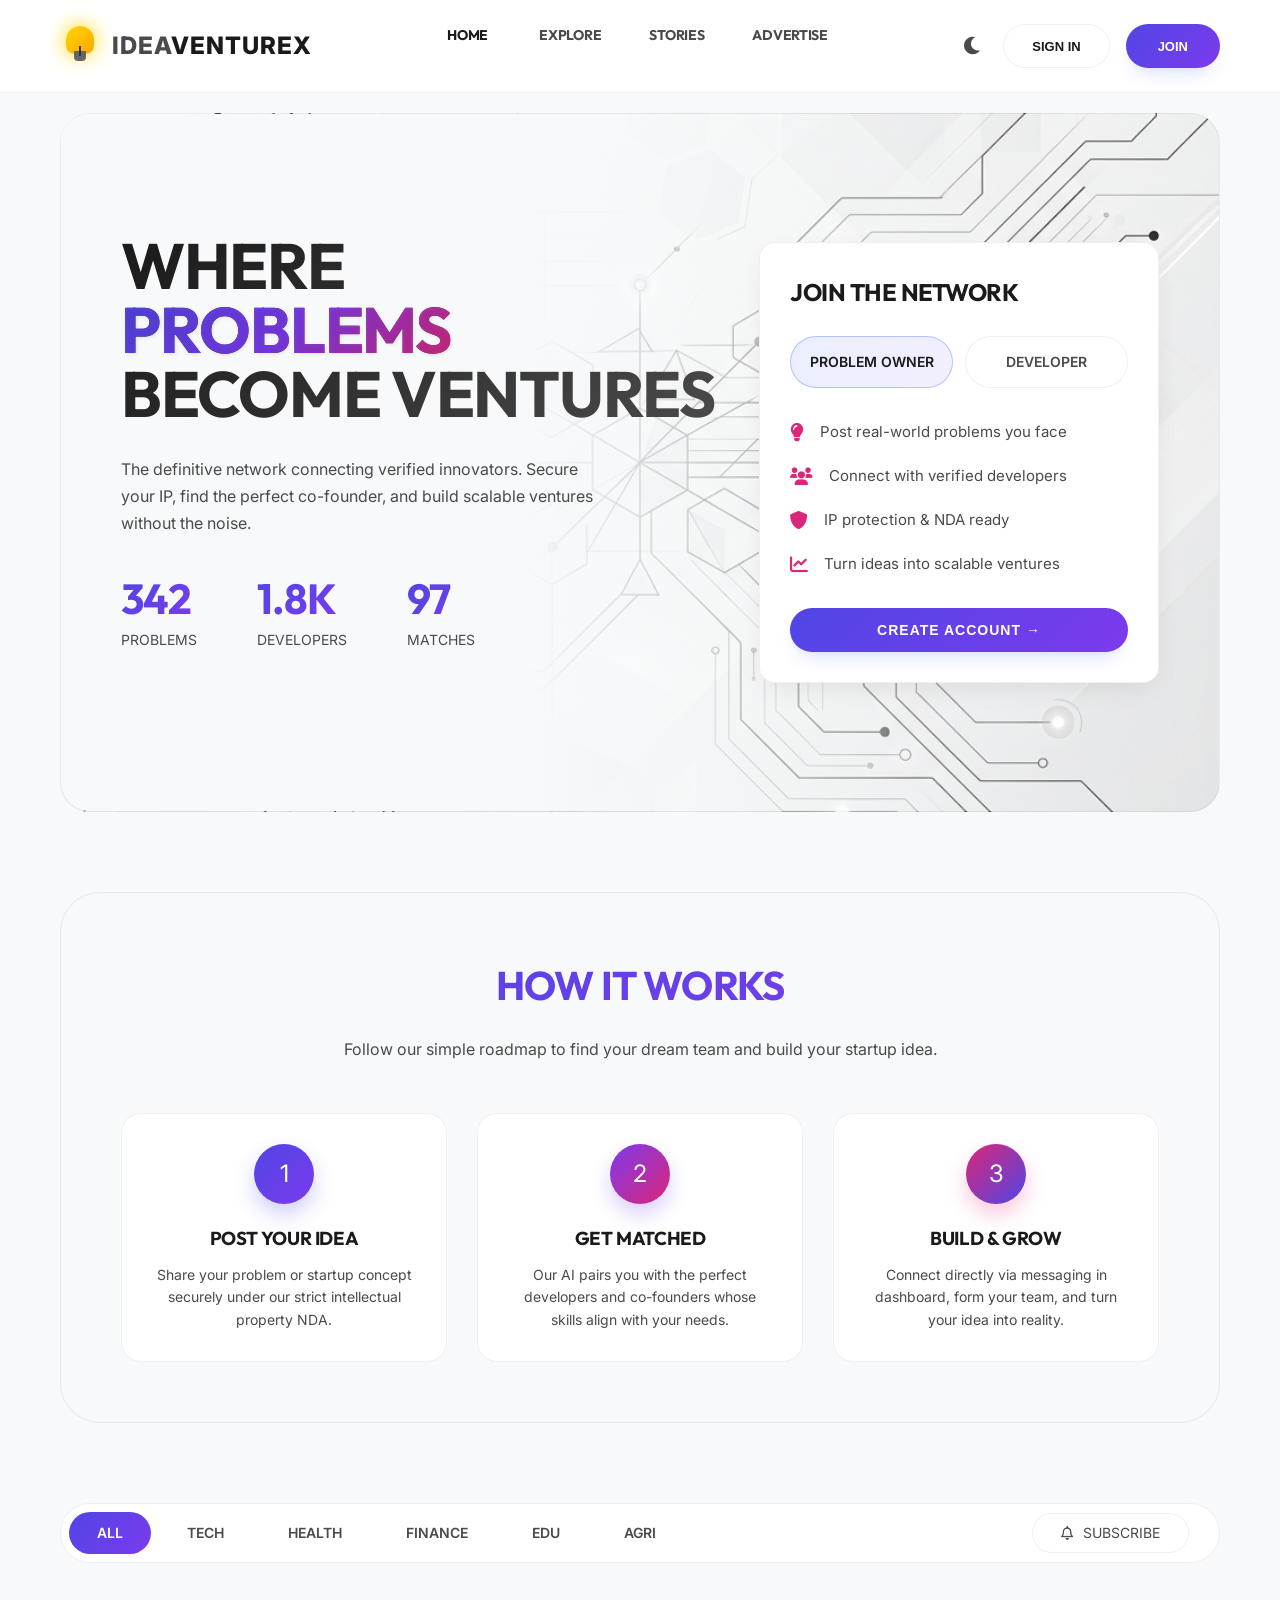
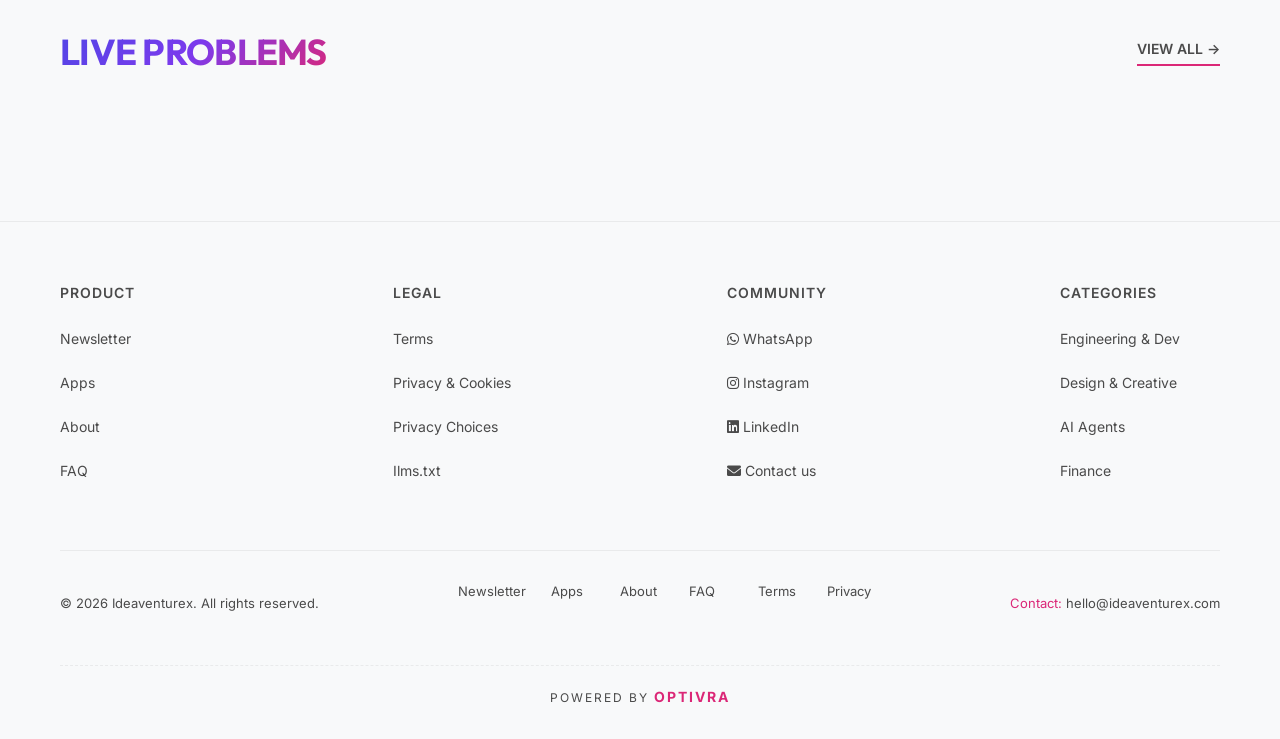
<file: index.html>
<!DOCTYPE html>
<html lang="en">
<head>
    <meta charset="UTF-8">
    <meta name="viewport" content="width=device-width, initial-scale=1.0, maximum-scale=5.0, user-scalable=yes">
    
    <!-- META TAGS - SEO -->
    <title>Ideaventurex - Where Problems Become Ventures | Problem Owner & Developer Marketplace</title>
    <meta name="description" content="IdeaventureX is the first gated marketplace connecting problem owners with verified developers. Post real-world problems, find technical co-founders, and build scalable ventures with IP protection.">
    <meta name="keywords" content="problem marketplace, developer platform, tech co-founder, startup ideas, problem solver, venture building, developer community, problem owner, tech marketplace, India startup">
    <meta name="author" content="IdeaventureX">
    <meta name="robots" content="index, follow">
    <meta name="language" content="English">
    <meta name="revisit-after" content="7 days">
    
    <!-- CANONICAL TAG -->
    <link rel="canonical" href="https://ideaventurex.com">
    
    <!-- OPEN GRAPH TAGS - Facebook/LinkedIn -->
    <meta property="og:title" content="IdeaventureX - Where Problems Become Ventures">
    <meta property="og:description" content="Connect with verified developers to solve real-world problems and build successful ventures.">
    <meta property="og:image" content="https://ideaventurex.com/og-image.jpg">
    <meta property="og:url" content="https://ideaventurex.com">
    <meta property="og:type" content="website">
    <meta property="og:site_name" content="Ideaventurex">
    
    <!-- TWITTER CARD TAGS -->
    <meta name="twitter:card" content="summary_large_image">
    <meta name="twitter:title" content="IdeaventureX - Where Problems Become Ventures">
    <meta name="twitter:description" content="First gated marketplace connecting problem owners with verified developers.">
    <meta name="twitter:image" content="https://ideaventurex.com/twitter-image.jpg">
    
    <!-- FAVICON -->
    <link rel="icon" type="image/x-icon" href="data:image/svg+xml,<svg xmlns='http://www.w3.org/2000/svg' viewBox='0 0 100 100'><circle cx='50' cy='50' r='45' fill='%23FFD700'/><text x='50' y='70' font-size='50' text-anchor='middle' fill='white' font-family='Arial'>I</text></svg>">
    <link rel="apple-touch-icon" href="data:image/svg+xml,<svg xmlns='http://www.w3.org/2000/svg' viewBox='0 0 100 100'><circle cx='50' cy='50' r='45' fill='%23FFD700'/><text x='50' y='70' font-size='50' text-anchor='middle' fill='white' font-family='Arial'>I</text></svg>">
    
    <!-- SCHEMA MARKUP - JSON-LD -->
    <script type="application/ld+json">
    {
        "@context": "https://schema.org",
        "@type": "Organization",
        "name": "IdeaventureX",
        "url": "https://.com",
        "logo": "https://ideaventurex.com/logo.png",
        "sameAs": [
            "https://twitter.com/Ideaventurex
            "https://linkedin.com/company/Ideaventurex"
        ],
        "description": "First gated marketplace connecting problem owners with verified builders.",
        "address": {
            "@type": "PostalAddress",
            "addressCountry": "IN"
        }
    }
    </script>
    
    <script type="application/ld+json">
    {
        "@context": "https://schema.org",
        "@type": "WebSite",
        "name": "Ideaventurex",
        "url": "https://ideaventurex.com",
        "potentialAction": {
            "@type": "SearchAction",
            "target": "https://ideaventurex.com/search?q={search_term_string}",
            "query-input": "required name=search_term_string"
        }
    }
    </script>

    <!-- CSS FILES -->
    <link rel="preconnect" href="https://fonts.googleapis.com">
    <link rel="preconnect" href="https://fonts.gstatic.com" crossorigin>
    <link href="https://fonts.googleapis.com/css2?family=Inter:wght@300;400;500;600;700&family=Outfit:wght@400;600;700;800&display=swap" rel="stylesheet">
    <link rel="stylesheet" href="https://cdnjs.cloudflare.com/ajax/libs/font-awesome/6.0.0-beta3/css/all.min.css">
    <link rel="stylesheet" href="assets/css/style.css">
    <!-- Google Identity Services -->
    <script src="https://accounts.google.com/gsi/client" async defer></script>
</head>
<body>
    <!-- Progress Bar -->
    <div class="progress-bar" id="progressBar"></div>

    <!-- Back to Top Button -->
    <div class="back-to-top" id="backToTop" onclick="scrollToTop()">
        <i class="fas fa-arrow-up"></i>
    </div>

    <!-- Navbar -->
    <nav class="navbar">
        <div class="logo" onclick="switchPage('home')">
            <div class="bulb-icon">
                <div class="bulb-glass"></div>
                <div class="bulb-base"></div>
                <div class="bulb-filament"></div>
            </div>
            <div class="logo-text"><span>Idea</span>ventureX</div>
        </div>
        <div class="nav-links" id="navLinks">
            <a class="active" onclick="switchPage('home')">HOME</a>
            <a onclick="switchPage('explore')">EXPLORE</a>
            <a onclick="switchPage('stories')">STORIES</a>
            <a onclick="switchPage('advertise')">ADVERTISE</a>
        </div>
        <div class="nav-right">
            <div class="theme-toggle" onclick="toggleTheme()">
                <i class="fas fa-moon"></i>
            </div>
            <div class="auth-buttons" id="authButtons">
                <button class="btn-outline" onclick="openModal('login')">SIGN IN</button>
                <button class="btn-primary" onclick="openModal('signup')">JOIN</button>
            </div>
            <div class="profile-badge" id="profileBadge" onclick="toggleLogout(event)">
                <div class="avatar" id="profileAvatar">--</div>
                <span id="profileType">USER</span>
                <span class="notification-badge" id="notifBadge" style="display:none; position:absolute; top:-5px; right:-5px; background:#ff4757; color:white; border-radius:50%; width:18px; height:18px; font-size:10px; align-items:center; justify-content:center;">0</span>
                <div class="logout-dropdown" id="logoutDropdown" onclick="event.stopPropagation()">
                    <div style="padding:10px 16px 8px; border-bottom:1px solid var(--border-color); margin-bottom:4px;">
                        <div id="dropdownName" style="font-weight:600; font-size:13px; color:var(--text-primary);">User</div>
                        <div id="dropdownRole" style="font-size:11px; color:var(--text-secondary); text-transform:uppercase; letter-spacing:0.5px;">Owner</div>
                    </div>
                    <a href="dashboard.html" onclick="event.stopPropagation();">📊 DASHBOARD</a>
                    <a onclick="logout(); event.stopPropagation();" style="color:#ff4757;">🚪 LOGOUT</a>
                </div>
            </div>
            <div class="hamburger-menu" onclick="toggleMobileMenu()">☰</div>
        </div>
    </nav>

    <!-- Mobile Menu (hidden by default) -->
    <div id="mobileMenu" style="display: none; background: var(--card-bg); padding: 20px; position: absolute; top: 80px; left: 0; right: 0; z-index: 99; backdrop-filter: blur(20px); border-bottom: 1px solid var(--border-color);">
        <a style="display: block; padding: 15px; color: var(--text-primary); text-decoration: none; border-bottom: 1px solid var(--border-color);" onclick="switchPage('home'); toggleMobileMenu()">HOME</a>
        <a style="display: block; padding: 15px; color: var(--text-primary); text-decoration: none; border-bottom: 1px solid var(--border-color);" onclick="switchPage('explore'); toggleMobileMenu()">EXPLORE</a>
        <a style="display: block; padding: 15px; color: var(--text-primary); text-decoration: none; border-bottom: 1px solid var(--border-color);" onclick="switchPage('stories'); toggleMobileMenu()">STORIES</a>
        <a style="display: block; padding: 15px; color: var(--text-primary); text-decoration: none;" onclick="switchPage('advertise'); toggleMobileMenu()">ADVERTISE</a>
    </div>

    <!-- MAIN CONTENT -->
    <div class="container">
        <!-- HOME PAGE -->
        <div id="home-page" class="page active-page">
            <div class="hero" style="background: url('assets/images/hero.png') no-repeat center / cover; border-radius: 30px; padding: 120px 60px; margin: 20px 0; border: 1px solid var(--border-color); position: relative; overflow: hidden;">
                <div style="position: absolute; inset: 0; background: linear-gradient(90deg, var(--bg-primary) 40%, transparent); z-index: 0;"></div>
                
                <div class="hero-left" style="position: relative; z-index: 1;">
                    <h1 style="font-size: 64px;">WHERE<br><span class="hero-gradient-text" style="color: var(--text-primary); text-shadow: 1px 1px 4px rgba(0,0,0,0.1);">PROBLEMS</span><br>BECOME VENTURES</h1>
                    <p style="font-size: 16px; max-width: 480px;">The definitive network connecting verified innovators. Secure your IP, find the perfect co-founder, and build scalable ventures without the noise.</p>
                    <div class="hero-stats">
                        <div class="stat-item"><div class="stat-number">342</div><p>PROBLEMS</p></div>
                        <div class="stat-item"><div class="stat-number">1.8K</div><p>DEVELOPERS</p></div>
                        <div class="stat-item"><div class="stat-number">97</div><p>MATCHES</p></div>
                    </div>
                </div>
                <div class="hero-right" style="position: relative; z-index: 1;">
                    <h3 style="font-size:24px;">JOIN THE NETWORK</h3>
                    <div class="type-selector">
                        <div class="type-option active" onclick="selectType('owner')">PROBLEM OWNER</div>
                        <div class="type-option" onclick="selectType('developer')">DEVELOPER</div>
                    </div>
                    <ul class="usp-list" id="uspList">
                        <!-- Problem Owner bullets (active by default) -->
                        <li><i class="fas fa-lightbulb"></i> Post real-world problems you face</li>
                        <li><i class="fas fa-users"></i> Connect with verified developers</li>
                        <li><i class="fas fa-shield-alt"></i> IP protection & NDA ready</li>
                        <li><i class="fas fa-chart-line"></i> Turn ideas into scalable ventures</li>
                    </ul>
                    <button class="btn-primary" style="width:100%; padding:14px; font-size:14px; letter-spacing:1px;" onclick="openModal('signup')">CREATE ACCOUNT &rarr;</button>
                </div>
            </div>

            <!-- ROADMAP SECTION -->
            <div class="roadmap-section" style="margin: 80px 0; padding: 60px; background: rgba(255, 255, 255, 0.02); border-radius: 40px; border: 1px solid var(--border-color); text-align: center; backdrop-filter: blur(10px);">
                <h2 style="font-size: 40px; margin-bottom: 20px; background: linear-gradient(135deg, var(--gradient-1), var(--gradient-2)); -webkit-background-clip: text; background-clip: text; -webkit-text-fill-color: transparent;">HOW IT WORKS</h2>
                <p style="color: var(--text-secondary); margin-bottom: 50px;">Follow our simple roadmap to find your dream team and build your startup idea.</p>
                <div style="display: grid; grid-template-columns: repeat(auto-fit, minmax(250px, 1fr)); gap: 30px;">
                    <div class="roadmap-step" style="padding: 30px; background: var(--card-bg); border-radius: 20px; border: 1px solid var(--border-color); transition: 0.3s; cursor: default;" onmouseover="this.style.transform='translateY(-10px)'; this.style.borderColor='var(--gradient-1)'" onmouseout="this.style.transform='translateY(0)'; this.style.borderColor='var(--border-color)'">
                        <div style="width: 60px; height: 60px; background: linear-gradient(135deg, var(--gradient-1), var(--gradient-2)); border-radius: 50%; color: white; display: flex; align-items: center; justify-content: center; font-size: 24px; margin: 0 auto 20px; box-shadow: 0 10px 20px rgba(99, 102, 241, 0.3);">1</div>
                        <h3>Post Your Idea</h3>
                        <p style="color: var(--text-secondary); font-size: 14px; margin-top: 10px;">Share your problem or startup concept securely under our strict intellectual property NDA.</p>
                    </div>
                    <div class="roadmap-step" style="padding: 30px; background: var(--card-bg); border-radius: 20px; border: 1px solid var(--border-color); transition: 0.3s; cursor: default;" onmouseover="this.style.transform='translateY(-10px)'; this.style.borderColor='var(--gradient-2)'" onmouseout="this.style.transform='translateY(0)'; this.style.borderColor='var(--border-color)'">
                        <div style="width: 60px; height: 60px; background: linear-gradient(135deg, var(--gradient-2), var(--gradient-3)); border-radius: 50%; color: white; display: flex; align-items: center; justify-content: center; font-size: 24px; margin: 0 auto 20px; box-shadow: 0 10px 20px rgba(139, 92, 246, 0.3);">2</div>
                        <h3>Get Matched</h3>
                        <p style="color: var(--text-secondary); font-size: 14px; margin-top: 10px;">Our AI pairs you with the perfect developers and co-founders whose skills align with your needs.</p>
                    </div>
                    <div class="roadmap-step" style="padding: 30px; background: var(--card-bg); border-radius: 20px; border: 1px solid var(--border-color); transition: 0.3s; cursor: default;" onmouseover="this.style.transform='translateY(-10px)'; this.style.borderColor='var(--gradient-3)'" onmouseout="this.style.transform='translateY(0)'; this.style.borderColor='var(--border-color)'">
                        <div style="width: 60px; height: 60px; background: linear-gradient(135deg, var(--gradient-3), var(--gradient-1)); border-radius: 50%; color: white; display: flex; align-items: center; justify-content: center; font-size: 24px; margin: 0 auto 20px; box-shadow: 0 10px 20px rgba(236, 72, 153, 0.3);">3</div>
                        <h3>Build & Grow</h3>
                        <p style="color: var(--text-secondary); font-size: 14px; margin-top: 10px;">Connect directly via messaging in dashboard, form your team, and turn your idea into reality.</p>
                    </div>
                </div>
            </div>

            <div class="category-bar">
                <div class="category-links">
                    <span class="category-link active" onclick="filterProblems('all', event)">ALL</span>
                    <span class="category-link" onclick="filterProblems('tech', event)">TECH</span>
                    <span class="category-link" onclick="filterProblems('health', event)">HEALTH</span>
                    <span class="category-link" onclick="filterProblems('finance', event)">FINANCE</span>
                    <span class="category-link" onclick="filterProblems('edu', event)">EDU</span>
                    <span class="category-link" onclick="filterProblems('agri', event)">AGRI</span>
                </div>
                <div class="subscribe-btn" onclick="subscribeAlert()"><i class="far fa-bell"></i> SUBSCRIBE</div>
            </div>

            <div class="section-header">
                <h2>LIVE PROBLEMS</h2>
                <span class="view-all" onclick="switchPage('explore')">VIEW ALL →</span>
            </div>
            <div class="problems-grid" id="homeProblemsGrid"></div>
        </div>

        <!-- EXPLORE PAGE -->
        <div id="explore-page" class="page">
            <div style="margin:60px 0;">
                <h1 style="font-size:56px; margin-bottom:30px;">EXPLORE ALL PROBLEMS</h1>
                <div class="category-bar">
                    <div class="category-links">
                        <span class="category-link active" onclick="filterExploreProblems('all', event)">ALL</span>
                        <span class="category-link" onclick="filterExploreProblems('tech', event)">TECH</span>
                        <span class="category-link" onclick="filterExploreProblems('health', event)">HEALTH</span>
                        <span class="category-link" onclick="filterExploreProblems('finance', event)">FINANCE</span>
                        <span class="category-link" onclick="filterExploreProblems('edu', event)">EDU</span>
                        <span class="category-link" onclick="filterExploreProblems('agri', event)">AGRI</span>
                    </div>
                </div>
                <div class="problems-grid" id="exploreProblemsGrid"></div>
            </div>
        </div>

        <!-- STORIES PAGE -->
        <div id="stories-page" class="page">
            <div style="margin:60px 0;">
                <h1 style="font-size:56px; margin-bottom:30px;">SUCCESS STORIES</h1>
                <div style="display:grid; grid-template-columns:1fr 1fr; gap:30px;" id="storiesGrid"></div>
            </div>
        </div>

        <!-- ADVERTISE PAGE -->
        <div id="advertise-page" class="page">
            <div class="advertise-page">
                <div class="advertise-header">
                    <h1>REACH 1.8K+ ELITE DEVELOPERS</h1>
                    <p>Promote your tools, APIs, and services to the most active problem solvers and innovators in our network.</p>
                </div>
                
                <div class="advertise-pricing" id="pricingCards"></div>

                <div class="details-form">
                    <h2>📋 REQUEST ADVERTISING DETAILS</h2>
                    
                    <div class="form-group">
                        <label>FULL NAME</label>
                        <input type="text" placeholder="Enter your full name" id="adName">
                    </div>
                    <div class="form-group">
                        <label>COMPANY/BRAND</label>
                        <input type="text" placeholder="Enter company name" id="adCompany">
                    </div>
                    <div class="form-group">
                        <label>EMAIL ADDRESS</label>
                        <input type="email" placeholder="Enter your email" id="adEmail">
                    </div>
                    <div class="form-group">
                        <label>PHONE NUMBER</label>
                        <input type="tel" placeholder="Enter your phone number" id="adPhone">
                    </div>
                    <div class="form-group">
                        <label>SELECT PACKAGE</label>
                        <select id="adPackage">
                            <option>BASIC - ₹2,999/month</option>
                            <option>PRO - ₹4,999/month</option>
                            <option>ENTERPRISE - ₹9,999/month</option>
                            <option>CUSTOM - Need tailored solution</option>
                        </select>
                    </div>
                    <div class="form-group">
                        <label>TELL US ABOUT YOUR PRODUCT</label>
                        <textarea placeholder="Describe your product, target audience, and advertising goals..." id="adMessage"></textarea>
                    </div>
                    <div class="form-group">
                        <label>PREFERRED START DATE</label>
                        <input type="date" id="adDate">
                    </div>
                    <div class="radio-group">
                        <div class="radio-option">
                            <input type="checkbox" id="adTerms"> I agree to terms and conditions
                        </div>
                    </div>
                    <button class="btn-primary" style="width:100%; padding:16px;" onclick="submitAdRequest()">SUBMIT REQUEST</button>
                </div>
            </div>
        </div>

        <!-- DASHBOARD MOVED TO dashbaord.html -->
    </div>

    <!-- FOOTER -->
    <footer class="footer">
        <div class="footer-content">
            <div class="footer-links">
                <div class="footer-section">
                    <h4>PRODUCT</h4>
                    <a onclick="showPage('newsletter')">Newsletter</a>
                    <a onclick="showPage('apps')">Apps</a>
                    <a onclick="showPage('about')">About</a>
                    <a onclick="showPage('faq')">FAQ</a>
                </div>
                <div class="footer-section">
                    <h4>LEGAL</h4>
                    <a onclick="showPage('terms')">Terms</a>
                    <a onclick="showPage('privacy')">Privacy & Cookies</a>
                    <a onclick="showPage('privacy-choices')">Privacy Choices</a>
                    <a onclick="showPage('ilms')">Ilms.txt</a>
                </div>
                <div class="footer-section">
                    <h4>COMMUNITY</h4>
                    <a style="cursor:pointer;" onclick="window.open('https://chat.whatsapp.com/12345', '_blank')"><i class="fab fa-whatsapp"></i> WhatsApp</a>
                    <a style="cursor:pointer;" onclick="window.open('https://instagram.com/ideaventurex', '_blank')"><i class="fab fa-instagram"></i> Instagram</a>
                    <a style="cursor:pointer;" onclick="window.open('https://linkedin.com/company/ideaventurex', '_blank')"><i class="fab fa-linkedin"></i> LinkedIn</a>
                    <a onclick="showPage('contact')"><i class="fas fa-envelope"></i> Contact us</a>
                </div>
                <div class="footer-section">
                    <h4>CATEGORIES</h4>
                    <a onclick="filterProblems('tech', event)">Engineering & Dev</a>
                    <a onclick="filterProblems('design', event)">Design & Creative</a>
                    <a onclick="filterProblems('ai', event)">AI Agents</a>
                    <a onclick="filterProblems('finance', event)">Finance</a>
                </div>
            </div>
            
            <div class="footer-bottom">
                <div>© 2026 Ideaventurex. All rights reserved.</div>
                <div class="footer-bottom-links">
                    <a onclick="showPage('newsletter')">Newsletter</a>
                    <a onclick="showPage('apps')">Apps</a>
                    <a onclick="showPage('about')">About</a>
                    <a onclick="showPage('faq')">FAQ</a>
                    <a onclick="showPage('terms')">Terms</a>
                    <a onclick="showPage('privacy')">Privacy</a>
                </div>
                <div class="footer-contact">
                    <span>Contact:</span> hello@ideaventurex.com
                </div>
            </div>

            <!-- POWERED BY OPTIVRA -->
            <div class="powered-by">
                <a href="https://optivra.in" target="_blank" style="color: inherit; text-decoration: none;">POWERED BY <span>OPTIVRA</span></a>
            </div>
        </div>
    </footer>

    <!-- NEW PAGES MODAL -->
    <div class="modal" id="pageModal">
        <div class="modal-content">
            <span class="close" onclick="closeModal('pageModal')">&times;</span>
            <h2 id="pageModalTitle">Page Title</h2>
            <div id="pageModalContent" style="color: var(--text-secondary); line-height: 1.8;">
                Content goes here...
            </div>
        </div>
    </div>

    <!-- Modals -->
    <!-- Story Modal -->
    <div class="modal" id="storyModal">
        <div class="modal-content" style="max-width: 700px; border-radius: 20px; padding: 40px;">
            <span class="close" onclick="closeModal('storyModal')">&times;</span>
            <div id="storyModalContent">
                <h2 id="storyModalTitle" style="font-size:32px; margin-bottom: 20px; line-height:1.2; color: var(--text-primary);">Story Title</h2>
                <div style="width: 100%; height: 200px; background: linear-gradient(135deg, var(--gradient-1), var(--gradient-3)); border-radius: 12px; margin-bottom: 30px; display: flex; align-items: center; justify-content: center; color: white; font-size: 40px;"><i class="fas fa-book-open"></i></div>
                <div id="storyModalBody" style="color: var(--text-secondary); line-height: 1.8; font-size: 16px;">
                    Story content goes here...
                </div>
            </div>
        </div>
    </div>
    
    <!-- Idea Detail Modal -->
    <div class="modal" id="ideaDetailModal">
        <div class="modal-content" style="max-width: 680px; border-radius: 24px; padding: 0; overflow: hidden;">
            <div id="ideaDetailBanner" style="min-height: 160px; background: linear-gradient(135deg, var(--gradient-1), var(--gradient-3)); display: flex; align-items: flex-end; padding: 30px; position: relative;">
                <span class="close" onclick="closeModal('ideaDetailModal')" style="color:white; position:absolute; top:15px; right:20px; font-size:28px; cursor:pointer;">&times;</span>
                <div>
                    <div id="ideaDetailBadges" style="display:flex; gap:8px; margin-bottom:12px;"></div>
                    <h2 id="ideaDetailTitle" style="color:white; font-size:22px; line-height:1.3;"></h2>
                </div>
            </div>
            <div style="padding: 30px;">
                <p id="ideaDetailDesc" style="color:var(--text-secondary); line-height:1.8; font-size:15px; margin-bottom:25px;"></p>
                <div style="display:flex; gap:15px; margin-bottom:25px; flex-wrap:wrap;">
                    <div style="background:rgba(99,102,241,0.08); border-radius:12px; padding:15px 20px; flex:1; min-width:130px;">
                        <div style="font-size:11px; color:var(--text-secondary); margin-bottom:5px; font-weight:600;">POSTED BY</div>
                        <div id="ideaDetailOwner" style="font-weight:600; color:var(--text-primary);"></div>
                    </div>
                    <div style="background:rgba(99,102,241,0.08); border-radius:12px; padding:15px 20px; flex:1; min-width:130px;">
                        <div style="font-size:11px; color:var(--text-secondary); margin-bottom:5px; font-weight:600;">LOOKING FOR</div>
                        <div id="ideaDetailIntent" style="font-weight:600; color:var(--text-primary);"></div>
                    </div>
                    <div style="background:rgba(99,102,241,0.08); border-radius:12px; padding:15px 20px; flex:1; min-width:130px;">
                        <div style="font-size:11px; color:var(--text-secondary); margin-bottom:5px; font-weight:600;">VIEWS</div>
                        <div id="ideaDetailViews" style="font-weight:600; color:var(--text-primary);"></div>
                    </div>
                </div>
                <div id="ideaDetailActions" style="display:flex; gap:12px; align-items:center; flex-wrap:wrap;"></div>
            </div>
        </div>
    </div>
    
    <!-- Auth Modal (Unified Login/Signup) -->
    <div class="modal" id="authModal">
        <div class="modal-content auth-container">
            <span class="close" onclick="closeModal('authModal')">&times;</span>
            <div id="loginView">
                <div class="auth-header" style="text-align: center;">
                    <div class="logo" style="justify-content: center; margin-bottom: 20px; cursor: default;">
                        <div class="bulb-icon">
                            <div class="bulb-glass"></div>
                            <div class="bulb-base"></div>
                            <div class="bulb-filament"></div>
                        </div>
                        <div class="logo-text"><span>Idea</span>ventureX</div>
                    </div>
                    <h2>Welcome Back</h2>
                    <p>Enter your credentials to access your account</p>
                </div>
                <div class="social-auth">
                    <!-- Google One-Tap / Sign-In button - rendered by GIS library -->
                    <div id="g_id_onload"
                         data-client_id="GOOGLE_CLIENT_ID_HERE"
                         data-callback="handleGoogleCredential"
                         data-auto_prompt="false">
                    </div>
                    <div class="g_id_signin"
                         data-type="standard"
                         data-shape="rectangular"
                         data-theme="outline"
                         data-text="signin_with"
                         data-size="large"
                         data-logo_alignment="left"
                         data-width="340">
                    </div>
                    <button class="social-btn apple" id="appleBtn" onclick="showToast('Apple Sign-In coming soon')" style="margin-top:8px;">
                        <i class="fab fa-apple"></i> Sign in with Apple
                    </button>
                </div>
                <div class="divider"><span>OR CONTINUE WITH EMAIL OR PHONE</span></div>
                
                <div class="form-group input-icon-wrapper">
                    <i class="fas fa-envelope input-icon"></i>
                    <input type="email" placeholder="Email Address" id="loginEmail" class="premium-input">
                </div>
                <div class="form-group input-icon-wrapper" id="loginPasswordWrapper">
                    <i class="fas fa-lock input-icon"></i>
                    <input type="password" placeholder="Password" id="loginPassword" class="premium-input">
                </div>
                
                <div style="text-align: right; margin-bottom: 24px;">
                    <a href="#" class="forgot-link" onclick="toggleAuthView('forgot')">Forgot Password?</a>
                </div>
                <button class="btn-primary auth-submit" onclick="demoLogin()">SIGN IN</button>
                <p class="auth-switch-text">
                    Don't have an account? <a href="#" onclick="toggleAuthView('signup')">Join now</a>
                </p>
            </div>

            <div id="signupView" style="display: none;">
                <div class="auth-header" style="text-align: center;">
                    <div class="logo" style="justify-content: center; margin-bottom: 20px; cursor: default;">
                        <div class="bulb-icon">
                            <div class="bulb-glass"></div>
                            <div class="bulb-base"></div>
                            <div class="bulb-filament"></div>
                        </div>
                        <div class="logo-text"><span>Idea</span>ventureX</div>
                    </div>
                    <h2>Create an Account</h2>
                    <p>Join the network to connect & innovate</p>
                </div>
                <div class="social-auth">
                    <!-- Re-uses the same GIS button rendered in login view -->
                    <div class="g_id_signin"
                         data-type="standard"
                         data-shape="rectangular"
                         data-theme="outline"
                         data-text="signup_with"
                         data-size="large"
                         data-logo_alignment="left"
                         data-width="340">
                    </div>
                    <button class="social-btn apple" id="appleBtnSignup" onclick="showToast('Apple Sign-In coming soon')" style="margin-top:8px;">
                        <i class="fab fa-apple"></i> Sign up with Apple
                    </button>
                </div>
                <div class="divider"><span>OR CONTINUE WITH EMAIL</span></div>
                
                <div class="form-group input-icon-wrapper">
                    <i class="fas fa-user input-icon"></i>
                    <input type="text" placeholder="Full Name" id="signupName" class="premium-input">
                </div>
                <div class="form-group input-icon-wrapper">
                    <i class="fas fa-envelope input-icon"></i>
                    <input type="email" placeholder="Email Address" id="signupEmail" class="premium-input">
                </div>
                <div class="form-group input-icon-wrapper">
                    <i class="fas fa-lock input-icon"></i>
                    <input type="password" placeholder="Password (min 8 chars)" id="signupPassword" class="premium-input">
                </div>
                <div class="form-group input-icon-wrapper">
                    <i class="fas fa-briefcase input-icon"></i>
                    <select id="signupRole" class="premium-input">
                        <option value="owner">PROBLEM OWNER</option>
                        <option value="developer">DEVELOPER</option>
                        <option value="advisor">ADVISOR</option>
                    </select>
                </div>
                <button class="btn-primary auth-submit" onclick="demoSignup()">CREATE ACCOUNT</button>
                <p class="auth-switch-text">
                    Already have an account? <a href="#" onclick="toggleAuthView('login')">Sign in</a>
                </p>
            </div>

            <div id="forgotView" style="display: none;">
                <div class="auth-header">
                    <h2>Reset Password</h2>
                    <p>Enter your email to receive an OTP reset code.</p>
                </div>
                <div class="form-group input-icon-wrapper">
                    <i class="fas fa-envelope input-icon"></i>
                    <input type="email" placeholder="Email Address" id="forgotEmail" class="premium-input">
                </div>
                <div id="forgotOtpSection" style="display:none;">
                    <div class="form-group input-icon-wrapper">
                        <i class="fas fa-shield-alt input-icon"></i>
                        <input type="text" placeholder="6-digit OTP" id="forgotOtpInput" class="premium-input">
                    </div>
                    <div class="form-group input-icon-wrapper">
                        <i class="fas fa-lock input-icon"></i>
                        <input type="password" placeholder="New Password (min 8 chars)" id="forgotNewPassword" class="premium-input">
                    </div>
                    <button class="btn-primary auth-submit" onclick="submitResetPassword()">SET NEW PASSWORD</button>
                </div>
                <button class="btn-primary auth-submit" id="forgotSendOtpBtn" onclick="sendForgotOtp()">SEND OTP TO EMAIL</button>
                <p class="auth-switch-text">
                    Back to <a href="#" onclick="toggleAuthView('login')">Sign In</a>
                </p>
            </div>

            <div id="verifyEmailView" style="display: none; text-align: center; padding: 20px 0;">
                <div class="auth-header">
                    <div style="width: 80px; height: 80px; background: rgba(46, 213, 115, 0.1); border-radius: 50%; display: flex; align-items: center; justify-content: center; margin: 0 auto 20px; color: #2ed573; font-size: 32px;"><i class="fas fa-envelope-open-text"></i></div>
                    <h2>Verify Your Email</h2>
                    <p style="margin-top: 10px; color: var(--text-secondary); line-height: 1.6;">We've sent a verification link to your inbox. Please verify to fully activate your IdeaventureX account.</p>
                </div>
                <button class="btn-primary auth-submit" style="margin-top: 20px;" onclick="closeModal('authModal')">I UNDERSTAND</button>
                <p class="auth-switch-text" style="margin-top: 20px;">
                    Didn't receive it? <a href="#" onclick="showToast('Verification email resent!')">Resend email</a>
                </p>
            </div>
        </div>
    </div>

    <!-- EDIT PROFILE MODAL -->
    <div class="modal" id="editProfileModal">
        <div class="modal-content">
            <span class="close" onclick="closeModal('editProfileModal')">&times;</span>
            <h2>EDIT PROFILE</h2>
            
            <div class="edit-profile-options">
                <div class="edit-profile-option" onclick="showToast('EDIT NAME - COMING SOON'); closeModal('editProfileModal');">
                    <i class="fas fa-user"></i>
                    <div class="option-text"><h4>EDIT NAME</h4><p>Change your display name</p></div>
                </div>
                <div class="edit-profile-option" onclick="showToast('EDIT EMAIL - COMING SOON'); closeModal('editProfileModal');">
                    <i class="fas fa-envelope"></i>
                    <div class="option-text"><h4>EDIT EMAIL</h4><p>Update your email address</p></div>
                </div>
                <div class="edit-profile-option" onclick="showToast('EDIT PASSWORD - COMING SOON'); closeModal('editProfileModal');">
                    <i class="fas fa-lock"></i>
                    <div class="option-text"><h4>EDIT PASSWORD</h4><p>Change your password</p></div>
                </div>
                <div class="edit-profile-option danger-option" onclick="if(confirm('Are you sure?')) { showToast('ACCOUNT DELETED'); logout(); } closeModal('editProfileModal');">
                    <i class="fas fa-trash-alt"></i>
                    <div class="option-text"><h4>DELETE ACCOUNT</h4><p>Permanently delete account</p></div>
                </div>
            </div>
            <button class="btn-outline" style="width:100%; margin-top:10px;" onclick="closeModal('editProfileModal')">CLOSE</button>
        </div>
    </div>

    <div class="toast" id="toast">MESSAGE</div>

    <!-- JavaScript -->
    <script src="assets/js/script.js"></script>
</body>
</html>
</file>
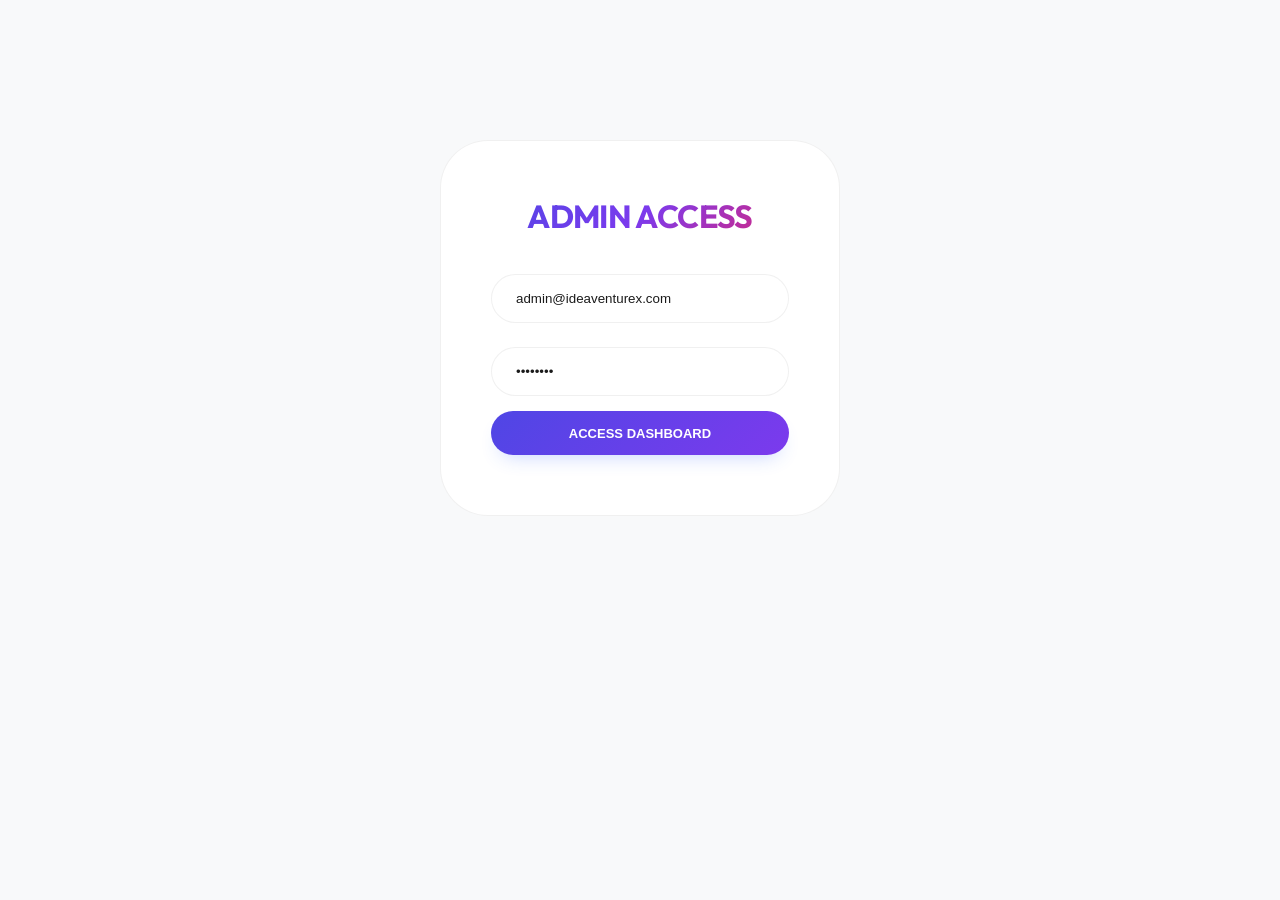
<file: admin.html>
<!DOCTYPE html>
<html lang="en">
<head>
    <meta charset="UTF-8">
    <meta name="viewport" content="width=device-width, initial-scale=1.0">
    <title>Admin Dashboard - IdeaventureX</title>
    <link href="https://fonts.googleapis.com/css2?family=Inter:wght@300;400;500;600;700&family=Outfit:wght@400;600;700;800&display=swap" rel="stylesheet">
    <link rel="stylesheet" href="https://cdnjs.cloudflare.com/ajax/libs/font-awesome/6.0.0-beta3/css/all.min.css">
    <link rel="stylesheet" href="assets/css/style.css">
    <style>
        body { background: var(--bg-primary); color: var(--text-primary); padding: 40px; }
        .admin-table { width: 100%; border-collapse: collapse; margin-top: 15px; }
        .admin-table th, .admin-table td { padding: 12px; border-bottom: 1px solid var(--border-color); text-align: left; }
        .admin-table th { background: rgba(0,0,0,0.2); }
        .btn-small { padding: 4px 10px; font-size: 12px; background: #e74c3c; color: white; border: none; border-radius: 4px; cursor: pointer; }
    </style>
</head>
<body>

    <div id="adminLoginBox" class="admin-login-box" style="margin: 100px auto; max-width: 400px;">
        <h2 style="text-align: center; margin-bottom: 20px;">ADMIN ACCESS</h2>
        <input type="email" placeholder="admin@ideaventurex.com" value="admin@ideaventurex.com" id="adminEmail" class="linked-in-input">
        <input type="password" placeholder="••••••••" value="admin123" id="adminPassword" class="linked-in-input" style="margin-bottom: 15px;">
        <button class="btn-primary" onclick="adminLogin()" style="width: 100%; padding: 14px;">ACCESS DASHBOARD</button>
        <p id="adminError" style="color: #ff4757; text-align: center; margin-top: 10px;"></p>
    </div>

    <div id="adminPanel" class="admin-panel" style="display: none; max-width: 1200px; margin: 0 auto;">
        <div style="display:flex; justify-content:space-between; align-items:center; margin-bottom:30px;">
            <h2 style="font-size:36px; background: linear-gradient(135deg, var(--gradient-1), var(--gradient-2)); -webkit-background-clip: text; background-clip: text; -webkit-text-fill-color: transparent;">ADMIN INTELLIGENCE</h2>
            <div>
                <button class="btn-outline" onclick="window.location.href='index.html'">MAIN SITE</button>
                <button class="btn-outline" onclick="adminLogout()" style="border-color: #ff4757; color: #ff4757;">LOGOUT</button>
            </div>
        </div>

        <div class="admin-stats" id="adminStatsGrid">
            <div class="stat-card-large"><h3 id="statProblems">0</h3><p>TOTAL PROBLEMS</p></div>
            <div class="stat-card-large"><h3 id="statUsers">0</h3><p>TOTAL USERS</p></div>
            <div class="stat-card-large"><h3 id="statAds">0</h3><p>AD REQUESTS</p></div>
            <div class="stat-card-large"><h3 id="statSubs">0</h3><p>NEWSLETTER SUBS</p></div>
        </div>

        <div style="margin-top: 40px;">
            <h3>👁️ ALL USERS</h3>
            <table class="admin-table" id="usersTable">
                <thead><tr><th>ID</th><th>NAME</th><th>EMAIL</th><th>ROLE</th><th>ACTION</th></tr></thead>
                <tbody></tbody>
            </table>
        </div>

        <div style="margin-top: 40px;">
            <h3>📝 ALL PROBLEMS</h3>
            <table class="admin-table" id="problemsTable">
                <thead><tr><th>ID</th><th>TITLE</th><th>AUTHOR</th><th>CATEGORY</th><th>ACTION</th></tr></thead>
                <tbody></tbody>
            </table>
        </div>
        
        <div style="margin-top: 40px; display: grid; grid-template-columns: 1fr 1fr; gap: 40px;">
             <div>
                 <h3>📧 NEWSLETTER SUBS</h3>
                 <ul id="subsList" style="list-style: none; padding: 0; margin-top: 15px;"></ul>
             </div>
             <div>
                 <h3>📢 AD REQUESTS</h3>
                 <ul id="adsList" style="list-style: none; padding: 0; margin-top: 15px;"></ul>
             </div>
        </div>
    </div>

    <script src="assets/js/admin.js"></script>
</body>
</html>
</file>
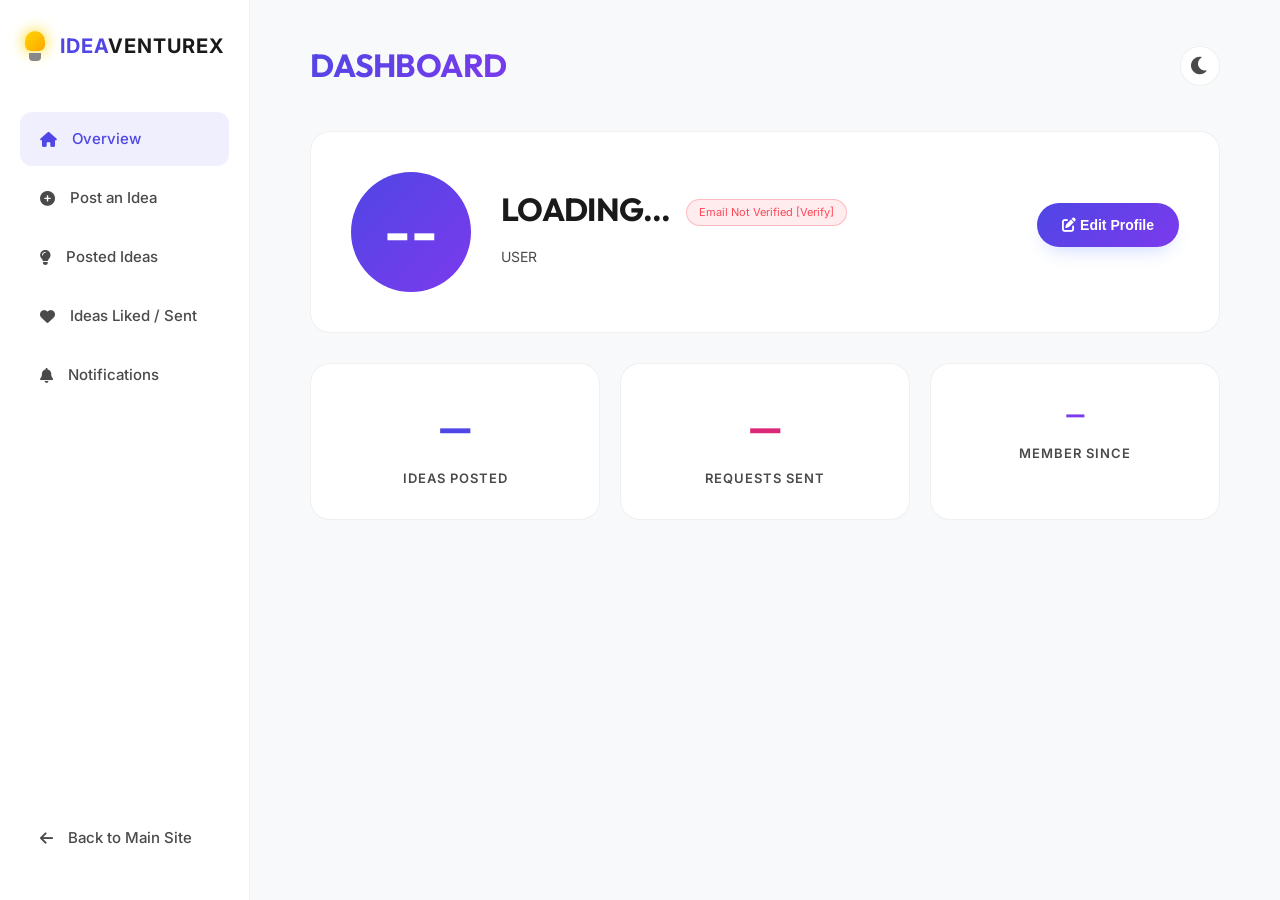
<file: dashboard.html>
<!DOCTYPE html>
<html lang="en">
<head>
    <meta charset="UTF-8">
    <meta name="viewport" content="width=device-width, initial-scale=1.0">
    <title>Dashboard - IdeaventureX</title>
    <!-- Fonts and CSS -->
    <link href="https://fonts.googleapis.com/css2?family=Inter:wght@300;400;500;600;700&family=Outfit:wght@400;600;700;800&display=swap" rel="stylesheet">
    <link rel="stylesheet" href="https://cdnjs.cloudflare.com/ajax/libs/font-awesome/6.0.0-beta3/css/all.min.css">
    <link rel="stylesheet" href="assets/css/style.css">
    <style>
        .dashboard-layout {
            display: flex;
            min-height: 100vh;
            background: var(--bg-primary);
        }
        .dashboard-sidebar {
            width: 250px;
            background: var(--card-bg);
            border-right: 1px solid var(--border-color);
            padding: 30px 20px;
            display: flex;
            flex-direction: column;
            position: fixed;
            height: 100vh;
        }
        .dashboard-content {
            margin-left: 250px;
            flex: 1;
            padding: 40px 60px;
        }
        .sidebar-link {
            padding: 15px 20px;
            color: var(--text-secondary);
            text-decoration: none;
            border-radius: 12px;
            margin-bottom: 5px;
            display: flex;
            align-items: center;
            gap: 15px;
            transition: 0.3s;
            cursor: pointer;
            font-size: 15px;
            font-weight: 500;
        }
        .sidebar-link:hover, .sidebar-link.active {
            background: rgba(99, 102, 241, 0.1);
            color: var(--gradient-1);
        }
        .linked-in-input {
            width: 100%;
            padding: 12px 20px;
            border: 1px solid var(--border-color);
            border-radius: 8px;
            background: rgba(255, 255, 255, 0.05);
            color: var(--text-primary);
            margin-top: 10px;
        }
        @media (max-width: 768px) {
            .dashboard-layout { flex-direction: column; }
            .dashboard-sidebar { width: 100%; height: auto; position: static; padding: 20px; border-bottom: 1px solid var(--border-color); border-right: none;}
            .dashboard-content { margin-left: 0; padding: 20px; }
            .profile-header { padding: 25px !important; gap: 20px !important; }
            .profile-avatar-large { width: 90px !important; height: 90px !important; min-width: 90px !important; font-size: 45px !important; }
        }
        .avatar-opt {
            font-size: 30px;
            cursor: pointer;
            border-radius: 50%;
            padding: 8px;
            transition: transform 0.2s ease, outline 0.2s ease;
            display: inline-flex;
            align-items: center;
            justify-content: center;
            width: 50px;
            height: 50px;
            background: rgba(99,102,241,0.06);
        }
        .avatar-opt:hover { transform: scale(1.2); }
    </style>
</head>
<body>
    <div class="dashboard-layout">
        <!-- Sidebar -->
        <div class="dashboard-sidebar">
            <div class="logo" style="margin-bottom: 50px; cursor: pointer; display: flex; align-items: center; gap: 10px;" onclick="window.location.href='index.html'">
                <div class="bulb-icon" style="position: relative; width: 30px; height: 30px;">
                    <div class="bulb-glass" style="width: 20px; height: 20px; background: linear-gradient(135deg, #FFD700, #FFA500); border-radius: 50% 50% 30% 30%; position: absolute; left: 5px; animation: bulbGlow 2s infinite; box-shadow: 0 0 15px #FFD700;"></div>
                    <div class="bulb-base" style="width: 12px; height: 8px; background: #888; border-radius: 0 0 4px 4px; position: absolute; bottom: 0; left: 9px;"></div>
                </div>
                <div class="logo-text" style="font-size: 20px; font-weight: 700; color: var(--text-primary);"><span style="color: var(--gradient-1);">Idea</span>ventureX</div>
            </div>
            
            <a class="sidebar-link active" onclick="switchDashTab('overview', this)"><i class="fas fa-home"></i> Overview</a>
            <a class="sidebar-link" onclick="switchDashTab('post-idea', this)"><i class="fas fa-plus-circle"></i> Post an Idea</a>
            <a class="sidebar-link" onclick="switchDashTab('my-ideas', this)"><i class="fas fa-lightbulb"></i> Posted Ideas</a>
            <a class="sidebar-link" onclick="switchDashTab('liked-ideas', this)"><i class="fas fa-heart"></i> Ideas Liked / Sent</a>
            <a class="sidebar-link" onclick="switchDashTab('notifications', this); loadNotifications();"><i class="fas fa-bell"></i> Notifications <span id="dashNotifBadge" style="display:none; background:var(--gradient-3); color:white; border-radius:10px; padding:2px 8px; font-size:10px; margin-left:auto;">0</span></a>
            
            <div style="margin-top: auto;">
                <a class="sidebar-link" onclick="window.location.href='index.html'"><i class="fas fa-arrow-left"></i> Back to Main Site</a>
            </div>
        </div>

        <!-- Content -->
        <div class="dashboard-content">
            <div style="display: flex; justify-content: space-between; align-items: center; margin-bottom: 40px;">
                <h1 style="font-size: 32px; background: linear-gradient(135deg, var(--gradient-1), var(--gradient-2)); -webkit-background-clip: text; -webkit-text-fill-color: transparent;">DASHBOARD</h1>
                <div class="theme-toggle" onclick="toggleTheme()" style="cursor:pointer; width: 40px; height: 40px; border-radius: 50%; display: flex; align-items: center; justify-content: center; background: var(--card-bg); border: 1px solid var(--border-color);"><i class="fas fa-moon"></i></div>
            </div>

            <div id="toast-container" style="position:fixed; bottom:20px; right:20px; z-index:9999; display:flex; flex-direction:column; gap:10px;"></div>
            <div class="profile-header" style="background: var(--card-bg); border-radius: 20px; padding: 40px; border: 1px solid var(--border-color); display: flex; flex-wrap: wrap; align-items: center; gap: 30px; margin-bottom: 30px; position:relative; overflow:hidden;">
                <div id="dashAvatar" class="profile-avatar-large" style="width: 120px; height: 120px; min-width: 120px; background: linear-gradient(135deg, var(--gradient-1), var(--gradient-2)); border-radius: 50%; display: flex; align-items: center; justify-content: center; font-size: 60px; font-weight: bold; color: white; transition: 0.3s;">--</div>
                <div class="profile-info" style="flex: 1; z-index:1; min-width: 250px;">
                    <div style="display:flex; align-items:center; gap: 15px; margin-bottom: 5px;">
                        <h2 id="dashName" style="font-size: 32px; color: var(--text-primary);">Loading...</h2>
                        <span id="emailVerifyBadge" style="font-size: 11px; padding: 4px 12px; border-radius: 20px; background: rgba(255, 71, 87, 0.1); color: #ff4757; border: 1px solid rgba(255, 71, 87, 0.3); cursor: pointer;" onclick="requestEmailVerification()">Email Not Verified [Verify]</span>
                    </div>
                    <p style="color: var(--text-secondary); font-size: 14px; margin-bottom: 12px;"><span id="dashRoleTitle">USER</span> <span id="dashVerifiedTag" style="display:none;"> · VERIFIED <i class="fas fa-check-circle" style="color:var(--gradient-1);"></i></span></p>
                    <div id="dashSkills" style="display: flex; gap: 10px; margin-top: 10px; flex-wrap: wrap;"></div>
                </div>
                <div style="text-align: right; min-width: 200px;">
                    <button class="btn-primary" style="padding: 12px 25px; border-radius: 30px; border:none; background: linear-gradient(135deg, var(--gradient-1), var(--gradient-2)); color:white; cursor:pointer; font-size: 14px;" onclick="openEditProfile()"><i class="fas fa-edit"></i> Edit Profile</button>
                    <div style="margin-top: 15px;">
                        <a id="dashLinkedin" href="#" target="_blank" style="display:none; color: var(--text-secondary); text-decoration: none; font-size: 13px;"><i class="fab fa-linkedin"></i> View LinkedIn</a>
                    </div>
                </div>
            </div>

            <!-- Tab Contents -->
            <div id="overview-tab" class="dash-view">
                <div style="display: grid; grid-template-columns: repeat(auto-fit, minmax(200px, 1fr)); gap: 20px;">
                    <div class="stat-card-large" style="background: var(--card-bg); border-radius: 20px; padding: 30px; border: 1px solid var(--border-color); text-align: center; transition: 0.3s;" onmouseover="this.style.transform='translateY(-5px)'" onmouseout="this.style.transform='translateY(0)'">
                        <h3 id="statIdeasPosted" style="font-size: 40px; color: var(--gradient-1); margin-bottom: 10px;">—</h3>
                        <p style="color: var(--text-secondary); font-size: 13px; font-weight: 600; letter-spacing: 1px;">IDEAS POSTED</p>
                    </div>
                    <div class="stat-card-large" style="background: var(--card-bg); border-radius: 20px; padding: 30px; border: 1px solid var(--border-color); text-align: center; transition: 0.3s;" onmouseover="this.style.transform='translateY(-5px)'" onmouseout="this.style.transform='translateY(0)'">
                        <h3 id="statRequestsSent" style="font-size: 40px; color: var(--gradient-3); margin-bottom: 10px;">—</h3>
                        <p style="color: var(--text-secondary); font-size: 13px; font-weight: 600; letter-spacing: 1px;">REQUESTS SENT</p>
                    </div>
                    <div class="stat-card-large" style="background: var(--card-bg); border-radius: 20px; padding: 30px; border: 1px solid var(--border-color); text-align: center; transition: 0.3s;" onmouseover="this.style.transform='translateY(-5px)'" onmouseout="this.style.transform='translateY(0)'">
                        <h3 id="statMemberSince" style="font-size: 24px; color: var(--gradient-2); margin-bottom: 10px;">—</h3>
                        <p style="color: var(--text-secondary); font-size: 13px; font-weight: 600; letter-spacing: 1px;">MEMBER SINCE</p>
                    </div>
                </div>
            </div>

            <div id="post-idea-tab" class="dash-view" style="display: none;">
                <div style="background: var(--card-bg); border-radius: 20px; padding: 40px; border: 1px solid var(--border-color);">
                    <h2 style="margin-bottom: 10px; color: var(--text-primary);">Post a New Idea</h2>
                    <p style="color: var(--text-secondary); margin-bottom: 30px;">Share your concept under NDA to find the perfect technical co-founder. Data is purely handled internally until matched.</p>
                    
                    <label style="display:block; color:var(--text-primary); margin-bottom:10px; font-size:14px;">Idea Title</label>
                    <input type="text" id="newIdeaTitle" class="linked-in-input" placeholder="e.g. AI-Powered Healthcare Diagnostics" style="margin-bottom: 25px;">
                    
                    <label style="display:block; color:var(--text-primary); margin-bottom:10px; font-size:14px;">Describe the core problem...</label>
                    <textarea id="newIdeaDesc" class="linked-in-input" placeholder="I face a problem where..." rows="6" style="margin-bottom: 25px; border-radius: 12px; font-family: 'Inter', sans-serif; resize: vertical;"></textarea>

                    <label style="display:block; color:var(--text-primary); margin-bottom:10px; font-size:14px;">Developer Skills Needed</label>
                    <input type="text" id="newIdeaSkills" class="linked-in-input" placeholder="e.g. Python, Machine Learning, AWS" style="margin-bottom: 30px;">
                    
                    <div style="display: flex; gap: 15px;">
                        <button class="btn-outline" style="padding: 15px 30px; border-radius: 30px; font-size: 14px; flex: 1; border-color: var(--text-secondary); color: var(--text-secondary); cursor: pointer; border-width: 1px; border-style: solid; font-weight: bold; letter-spacing: 1px; text-transform: uppercase;" onclick="submitIdea('draft')">SAVE DRAFT</button>
                        <button class="btn-primary" style="padding: 15px 30px; border-radius: 30px; font-size: 14px; flex: 1; background: linear-gradient(135deg, var(--gradient-1), var(--gradient-2)); color: white; cursor: pointer; border: none; font-weight: bold; letter-spacing: 1px; text-transform: uppercase;" onclick="submitIdea('published')">PUBLISH SECURELY</button>
                    </div>
                </div>
            </div>

            <div id="my-ideas-tab" class="dash-view" style="display: none;">
                <h2 style="margin-bottom: 20px; color: var(--text-primary);">Your Posted Ideas</h2>
                <div id="myPostedIdeasContainer">
                    <!-- Ideas dynamically injected -->
                    <div style="color:var(--text-secondary); font-size:14px;">Loading ideas...</div>
                </div>
            </div>

            <div id="liked-ideas-tab" class="dash-view" style="display: none;">
                <h2 style="margin-bottom: 20px; color: var(--text-primary);">Requests Sent ❤️</h2>
                <div id="outgoingRequestsList"><div style="color:var(--text-secondary);">Loading...</div></div>
            </div>

            <div id="notifications-tab" class="dash-view" style="display: none;">
                <h2 style="margin-bottom: 20px; color: var(--text-primary);">Notifications 🔔</h2>
                <div id="notificationsContainer"><div style="color:var(--text-secondary);">Loading...</div></div>
            </div>

        </div>
    </div>

    <!-- Modals -->
    <div class="modal" id="editProfileModal">
        <div class="modal-content" style="max-width: 500px; border-radius: 25px; padding: 40px; border: 1px solid var(--border-color);">
            <span class="close" onclick="closeModal('editProfileModal')">&times;</span>
            <h2 style="margin-bottom: 25px; color: var(--text-primary); font-size: 28px;">Edit Profile</h2>
            <div class="form-group" style="margin-bottom: 15px;">
                <label style="display:block; margin-bottom:8px; color:var(--text-secondary); font-size:13px;">Full Name</label>
                <input type="text" id="editName" class="linked-in-input">
            </div>
            <div class="form-group" style="margin-bottom: 15px;">
                <label style="display:block; margin-bottom:8px; color:var(--text-secondary); font-size:13px;">Email Address <span style="color:#f9ca24; font-size:11px;">⚠ Changing this will require re-verification</span></label>
                <input type="email" id="editEmail" class="linked-in-input" placeholder="your@email.com">
            </div>
            <div class="form-group" style="margin-bottom: 15px;">
                <label style="display:block; margin-bottom:8px; color:var(--text-secondary); font-size:13px;">Role</label>
                <select id="editRole" class="linked-in-input">
                    <option value="owner">Problem Owner</option>
                    <option value="developer">Developer</option>
                </select>
            </div>
            <div class="form-group" style="margin-bottom: 15px;">
                <label style="display:block; margin-bottom:8px; color:var(--text-secondary); font-size:13px;">Skills (comma separated)</label>
                <input type="text" id="editSkills" placeholder="React, Python, Figma" class="linked-in-input">
            </div>
            <!-- Avatar Selector -->
            <div class="form-group" style="margin-bottom: 20px;">
                <label style="display:block; margin-bottom:12px; color:var(--text-secondary); font-size:13px;">Choose Avatar</label>
                <div style="margin-bottom:8px; font-size:11px; color:var(--text-secondary);">Men</div>
                <div style="display:flex; gap:10px; flex-wrap:wrap; margin-bottom:10px;">
                    <span class="avatar-opt" data-key="m1" onclick="selectAvatar('m1')" title="m1">👨</span>
                    <span class="avatar-opt" data-key="m2" onclick="selectAvatar('m2')" title="m2">🧑</span>
                    <span class="avatar-opt" data-key="m3" onclick="selectAvatar('m3')" title="m3">👨‍💼</span>
                    <span class="avatar-opt" data-key="m4" onclick="selectAvatar('m4')" title="m4">👨‍💻</span>
                    <span class="avatar-opt" data-key="m5" onclick="selectAvatar('m5')" title="m5">🧔</span>
                </div>
                <div style="margin-bottom:8px; font-size:11px; color:var(--text-secondary);">Women</div>
                <div style="display:flex; gap:10px; flex-wrap:wrap;">
                    <span class="avatar-opt" data-key="f1" onclick="selectAvatar('f1')" title="f1">👩</span>
                    <span class="avatar-opt" data-key="f2" onclick="selectAvatar('f2')" title="f2">👩‍💼</span>
                    <span class="avatar-opt" data-key="f3" onclick="selectAvatar('f3')" title="f3">👩‍💻</span>
                    <span class="avatar-opt" data-key="f4" onclick="selectAvatar('f4')" title="f4">🧕</span>
                    <span class="avatar-opt" data-key="f5" onclick="selectAvatar('f5')" title="f5">💁‍♀️</span>
                </div>
                <input type="hidden" id="editAvatar">
            </div>
            <div class="form-group" style="margin-bottom: 25px;">
                <label style="display:block; margin-bottom:8px; color:var(--text-secondary); font-size:13px;">LinkedIn URL</label>
                <input type="text" id="editLinkedin" class="linked-in-input">
            </div>
            <div class="form-group" style="margin-bottom: 25px;">
                <label style="display:block; margin-bottom:8px; color:var(--text-secondary); font-size:13px;">Contact Phone (shown to approved partners)</label>
                <input type="text" id="editPhoneContact" placeholder="+91 9876543210" class="linked-in-input">
            </div>
            <!-- Subscription Toggle -->
            <div class="form-group" style="margin-bottom: 25px; display: flex; align-items: center; gap: 10px;">
                <input type="checkbox" id="editSubscribed" style="width:20px; height:20px; cursor:pointer;">
                <label for="editSubscribed" style="color:var(--text-primary); font-size:14px; cursor:pointer; font-weight:500;">Subscribe to daily idea consolidated digest</label>
            </div>
            <button class="btn-primary" style="width: 100%; padding: 16px; border-radius: 30px; font-weight: bold; letter-spacing: 1px;" onclick="saveProfile()">SAVE CHANGES</button>
        </div>
    </div>

    <!-- Edit/View Idea Modal -->
    <div class="modal" id="editIdeaModal">
        <div class="modal-content" style="max-width: 600px; border-radius: 25px; padding: 40px; border: 1px solid var(--border-color);">
            <span class="close" onclick="closeModal('editIdeaModal')">&times;</span>
            <h2 id="editIdeaModalHeader" style="margin-bottom: 25px; color: var(--text-primary); font-size: 28px;">Edit Idea</h2>
            
            <input type="hidden" id="editIdeaId">
            <div class="form-group" style="margin-bottom: 15px;">
                <label style="display:block; margin-bottom:8px; color:var(--text-secondary); font-size:13px;">Idea Title</label>
                <input type="text" id="editIdeaTitle" class="linked-in-input">
            </div>
            
            <div class="form-group" style="margin-bottom: 15px;">
                <label style="display:block; margin-bottom:8px; color:var(--text-secondary); font-size:13px;">Describe the core problem...</label>
                <textarea id="editIdeaDesc" class="linked-in-input" rows="6" style="border-radius: 12px; font-family: 'Inter', sans-serif; resize: vertical;"></textarea>
            </div>

            <div style="display: flex; gap: 15px; margin-top: 30px;" id="editIdeaActionBtns">
                <button class="btn-outline" style="padding: 15px; border-radius: 30px; font-size: 14px; flex: 1; border-color: var(--text-secondary); color: var(--text-secondary); cursor: pointer; border-width: 1px; border-style: solid; font-weight: bold; letter-spacing: 1px;" onclick="saveEditedIdea('draft')">SAVE AS DRAFT</button>
                <button class="btn-primary" style="padding: 15px; border-radius: 30px; font-size: 14px; flex: 1; background: linear-gradient(135deg, var(--gradient-1), var(--gradient-2)); color: white; cursor: pointer; border: none; font-weight: bold; letter-spacing: 1px;" onclick="saveEditedIdea('published')">PUBLISH SECURELY</button>
            </div>
        </div>
    </div>

    <!-- Scripts -->
    <script>
        function toggleTheme() {
            document.body.classList.toggle('dark-mode');
            const icon = document.querySelector('.theme-toggle i');
            icon.className = document.body.classList.contains('dark-mode') ? 'fas fa-sun' : 'fas fa-moon';
        }
        function switchDashTab(tabId, element) {
            document.querySelectorAll('.dash-view').forEach(el => el.style.display = 'none');
            document.querySelectorAll('.sidebar-link').forEach(el => el.classList.remove('active'));
            document.getElementById(tabId + '-tab').style.display = 'block';
            if(element) element.classList.add('active');
            if (tabId === 'liked-ideas') loadOutgoing();
        }

        function showDashToast(msg, type='success') {
            const container = document.getElementById('toast-container');
            const toast = document.createElement('div');
            toast.style.padding = '15px 25px';
            toast.style.background = type === 'error' ? '#ff4757' : 'linear-gradient(135deg, var(--gradient-1), var(--gradient-2))';
            toast.style.color = 'white';
            toast.style.borderRadius = '8px';
            toast.style.boxShadow = '0 5px 15px rgba(0,0,0,0.2)';
            toast.style.fontWeight = '500';
            toast.innerHTML = msg;
            container.appendChild(toast);
            setTimeout(() => { toast.style.opacity = '0'; setTimeout(()=>toast.remove(), 300); }, 3000);
        }

        function getAvatarEmoji(key) {
            const mapping = {
                'm1': '👨', 'm2': '🧑', 'm3': '👨‍💼', 'm4': '👨‍💻', 'm5': '🧔',
                'f1': '👩', 'f2': '👩‍💼', 'f3': '👩‍💻', 'f4': '🧕', 'f5': '💁‍♀️'
            };
            return mapping[key] || '👤';
        }

        function openModal(id) { document.getElementById(id).style.display = 'flex'; }
        function closeModal(id) { document.getElementById(id).style.display = 'none'; }

        // Fetch user data on load
        let myIdeasCache = [];
        
        document.addEventListener('DOMContentLoaded', () => {
            fetch('api/dashboard.php?action=overview')
            .then(r => r.json())
            .then(d => {
                if(d.status === 'success' && d.data.profile) {
                    const p = d.data.profile;
                    
                    // Populate Header
                    document.getElementById('dashName').textContent = p.name || 'User';
                    const isVerified = p.email_verified == 1 || p.is_oauth == 1;
                    document.getElementById('dashVerifiedTag').style.display = isVerified ? 'inline' : 'none';
                    document.getElementById('emailVerifyBadge').style.display = isVerified ? 'none' : 'inline-block';
                    
                    document.getElementById('dashRoleTitle').textContent = p.role ? p.role.toUpperCase() : 'USER';
                    
                    const avatarEl = document.getElementById('dashAvatar');
                    const avatarKey = p.avatar;
                    const isEmojiKey = avatarKey && (avatarKey.startsWith('m') || avatarKey.startsWith('f'));
                    if (isEmojiKey) {
                        avatarEl.innerHTML = getAvatarEmoji(avatarKey);
                        avatarEl.style.fontSize = '60px'; // fill more circle
                    } else if (p.avatar) {
                        avatarEl.innerHTML = p.avatar; // raw emoji
                        avatarEl.style.fontSize = '60px';
                    } else {
                        avatarEl.textContent = (p.name || 'U').substring(0, 2).toUpperCase();
                        avatarEl.style.fontSize = '36px';
                    }

                    if (p.linkedin_url) {
                        const l = document.getElementById('dashLinkedin');
                        l.href = p.linkedin_url;
                        l.style.display = 'inline-block';
                    } else {
                        document.getElementById('dashLinkedin').style.display = 'none';
                    }
                    
                    if (p.skills) {
                        document.getElementById('dashSkills').innerHTML = p.skills.split(',').map(s => 
                            `<span style="font-size: 11px; padding: 4px 12px; border: 1px solid var(--border-color); border-radius: 20px; color: var(--text-secondary);">${s.trim()}</span>`
                        ).join('');
                    } else {
                        document.getElementById('dashSkills').innerHTML = '';
                    }

                    // Populate hidden default fields for modal
                    document.getElementById('editName').value = p.name || '';
                    document.getElementById('editEmail').value = p.email || '';
                    document.getElementById('editRole').value = p.role || 'owner';
                    document.getElementById('editSkills').value = p.skills || '';
                    document.getElementById('editLinkedin').value = p.linkedin_url || '';
                    document.getElementById('editPhoneContact').value = p.phone_contact || '';
                    document.getElementById('editSubscribed').checked = p.is_subscribed == 1;
                    if (p.avatar) {
                        document.getElementById('editAvatar').value = p.avatar;
                        selectAvatar(p.avatar, false); // highlight selected
                    }
                }

                // Populate stats from real API data
                document.getElementById('statIdeasPosted').textContent = d.data.ideas_posted ?? 0;

                // Member since
                if (d.data.profile && d.data.profile.created_at) {
                    const dt = new Date(d.data.profile.created_at);
                    document.getElementById('statMemberSince').textContent = dt.toLocaleDateString('en-IN', { month: 'short', year: 'numeric' });
                } else {
                    document.getElementById('statMemberSince').textContent = '2026';
                }

                // Requests sent count (real data from requests API)
                fetch('api/requests.php?action=outgoing')
                .then(r => r.json())
                .then(rd => {
                    document.getElementById('statRequestsSent').textContent = (rd.data || []).length;
                }).catch(() => { document.getElementById('statRequestsSent').textContent = 0; });
                
                // Load notification count for badge
                fetch('api/dashboard.php?action=notif_count').then(r=>r.json()).then(d=>{
                    if(d.count>0) {
                        const nb = document.getElementById('dashNotifBadge');
                        if(nb) { nb.textContent=d.count; nb.style.display='inline-block'; }
                    }
                }).catch(()=>{});
            });
        });

        function openEditProfile() {
            openModal('editProfileModal');
        }

        function saveProfile() {
            const newEmail = document.getElementById('editEmail').value.trim();
            const fd = new FormData();
            fd.append('name', document.getElementById('editName').value);
            fd.append('email', newEmail);
            fd.append('role', document.getElementById('editRole').value);
            fd.append('skills', document.getElementById('editSkills').value);
            fd.append('linkedin', document.getElementById('editLinkedin').value);
            fd.append('avatar', document.getElementById('editAvatar').value);
            fd.append('phone_contact', document.getElementById('editPhoneContact').value);
            fd.append('is_subscribed', document.getElementById('editSubscribed').checked ? 1 : 0);

            fetch('api/dashboard.php?action=update_profile', { method: 'POST', body: fd })
            .then(r => r.json())
            .then(d => {
                if (d.status === 'success') {
                    showDashToast(d.message);
                    closeModal('editProfileModal');
                    if (d.email_changed) {
                        // Show OTP verifier inline for new email
                        setTimeout(() => {
                            const badge = document.getElementById('emailVerifyBadge');
                            if (badge) {
                                badge.outerHTML = `
                                <span style="display:inline-flex; gap:8px; align-items:center; flex-wrap:wrap;">
                                    <input type="text" id="verifyOtpInline" placeholder="Enter OTP sent to ${newEmail}" maxlength="6"
                                        style="padding:4px 10px; border-radius:8px; border:1px solid #6366f1; background:transparent; color:var(--text-primary); width:160px; font-size:12px;">
                                    <button onclick="submitVerifyOtp('${newEmail}')" style="padding:4px 14px; background:linear-gradient(135deg,#6366f1,#ec4899); border:none; border-radius:8px; color:white; font-size:11px; cursor:pointer; font-weight:600;">VERIFY</button>
                                </span>`;
                            }
                        }, 500);
                    } else {
                        setTimeout(() => location.reload(), 1200);
                    }
                } else {
                    showDashToast(d.message || 'Error updating profile', 'error');
                }
            });
        }

        function selectAvatar(key, updateInput = true) {
            document.querySelectorAll('.avatar-opt').forEach(el => {
                el.style.outline = el.dataset.key === key ? '2px solid var(--gradient-1)' : 'none';
                el.style.transform = el.dataset.key === key ? 'scale(1.3)' : 'scale(1)';
            });
            if (updateInput) document.getElementById('editAvatar').value = key;
        }

        function loadNotifications() {
            const container = document.getElementById('notificationsContainer');
            fetch('api/dashboard.php?action=notifications')
            .then(r => r.json())
            .then(d => {
                // Mark as read
                fetch('api/dashboard.php?action=mark_read', {method:'POST'});
                const nb = document.getElementById('dashNotifBadge');
                if(nb) nb.style.display = 'none';
                
                if (!d.data || d.data.length === 0) {
                    container.innerHTML = '<div style="color:var(--text-secondary); text-align:center; padding:40px;">No notifications yet.</div>';
                    return;
                }
                container.innerHTML = d.data.map(n => {
                    let extraHtml = '';
                    const isUnread = !n.is_read;
                    const unreadStyle = isUnread ? 'border-left: 3px solid var(--gradient-1);' : '';
                    
                    // If it's an incoming request notification, show approve/reject
                    if (n.type === 'new_request' && n.data) {
                        extraHtml = `
                            <div style="display:flex; gap:10px; margin-top:12px;">
                                <button onclick="approveRequest(${n.data.request_id}, this)" style="padding:8px 20px; border-radius:20px; background:linear-gradient(135deg,#2ed573,#17c0eb); border:none; color:white; cursor:pointer; font-weight:bold; font-size:12px;">✓ APPROVE</button>
                                <button onclick="rejectRequest(${n.data.request_id}, this)" style="padding:8px 20px; border-radius:20px; background:rgba(255,71,87,0.1); border:1px solid #ff4757; color:#ff4757; cursor:pointer; font-weight:bold; font-size:12px;">✗ REJECT</button>
                            </div>`;
                    }
                    
                    // If it's an approved notification, show contact info
                    if (n.type === 'request_approved' && n.data) {
                        extraHtml = `
                            <div style="background:rgba(46,213,115,0.08); border-radius:12px; padding:15px; margin-top:12px; border:1px solid rgba(46,213,115,0.2);">
                                <div style="font-size:12px; font-weight:600; color:#2ed573; margin-bottom:8px;">OWNER CONTACT INFO</div>
                                <div style="font-size:14px; color:var(--text-primary);"><b>${n.data.owner_name}</b></div>
                                <div style="font-size:13px; color:var(--text-secondary);">📧 ${n.data.owner_email}</div>
                                ${n.data.owner_phone !== 'Not provided' ? `<div style="font-size:13px; color:var(--text-secondary);">📞 ${n.data.owner_phone}</div>` : ''}
                            </div>`;
                    }
                    
                    return `<div style="background: var(--card-bg); border-radius: 16px; padding: 20px; border: 1px solid var(--border-color); margin-bottom:12px; ${unreadStyle}">
                        <p style="color:var(--text-primary); font-size:14px; margin:0;">${n.message}</p>
                        <span style="color:var(--text-secondary); font-size:11px;">${new Date(n.created_at).toLocaleString()}</span>
                        ${extraHtml}
                    </div>`;
                }).join('');
            });
        }

        function loadOutgoing() {
            const container = document.getElementById('outgoingRequestsList');
            fetch('api/requests.php?action=outgoing')
            .then(r => r.json())
            .then(d => {
                if (!d.data || d.data.length === 0) {
                    container.innerHTML = '<div style="color:var(--text-secondary); text-align:center; padding:40px;">You have not sent any requests yet. Browse ideas and click an idea card to send a request.</div>';
                    return;
                }
                const statusColors = {pending:'#f9ca24', approved:'#2ed573', rejected:'#ff4757'};
                container.innerHTML = d.data.map(r => `
                    <div style="background:var(--card-bg); border-radius:16px; padding:20px; border:1px solid var(--border-color); margin-bottom:12px;">
                        <div style="display:flex; justify-content:space-between; align-items:flex-start; flex-wrap:wrap; gap:10px;">
                            <div>
                                <h4 style="color:var(--text-primary); font-size:16px; margin-bottom:5px;">${r.problem_title}</h4>
                                <span style="color:var(--text-secondary); font-size:12px;">Owner: ${r.owner_name}</span>
                            </div>
                            <span style="padding:5px 15px; border-radius:20px; font-size:11px; font-weight:700; background:${statusColors[r.status]}22; color:${statusColors[r.status]};">${r.status.toUpperCase()}</span>
                        </div>
                        ${r.status === 'approved' ? `
                        <div style="background:rgba(46,213,115,0.08); border-radius:12px; padding:12px 15px; margin-top:12px; border:1px solid rgba(46,213,115,0.2); font-size:13px;">
                            <b style="color:#2ed573;">Contact Revealed:</b><br>
                            📧 <span style="color:var(--text-primary);">${r.owner_email}</span>
                            ${r.owner_phone ? `<br>📞 <span style="color:var(--text-primary);">${r.owner_phone}</span>` : ''}
                        </div>` : ''}
                    </div>`).join('');
            });
        }

        function approveRequest(requestId, btn) {
            const fd = new FormData();
            fd.append('action', 'approve');
            fd.append('request_id', requestId);
            fetch('api/requests.php', {method:'POST', body:fd}).then(r=>r.json()).then(d=>{
                showDashToast(d.message);
                if(d.status==='success') loadNotifications();
            });
        }

        function rejectRequest(requestId, btn) {
            const fd = new FormData();
            fd.append('action', 'reject');
            fd.append('request_id', requestId);
            fetch('api/requests.php', {method:'POST', body:fd}).then(r=>r.json()).then(d=>{
                showDashToast(d.message);
                if(d.status==='success') loadNotifications();
            });
        }

        // Reusable: sends OTP via dedicated server endpoint
        function requestEmailVerification() {
            const badge = document.getElementById('emailVerifyBadge');
            if (!badge) return;
            badge.textContent = 'Sending OTP...';
            badge.style.cursor = 'default';
            badge.onclick = null;

            fetch('api/dashboard.php?action=resend_verification', { method: 'POST' })
            .then(r => r.json())
            .then(d => {
                if (d.status === 'success') {
                    badge.outerHTML = `
                    <span id="verifyOtpWrapper" style="display:inline-flex; gap:8px; align-items:center; flex-wrap:wrap; margin-left:8px;">
                        <input type="text" id="verifyOtpInline" placeholder="6-digit OTP" maxlength="6"
                            style="padding:4px 10px; border-radius:8px; border:1px solid #6366f1; background:transparent; color:var(--text-primary); width:110px; font-size:12px;">
                        <button onclick="submitVerifyOtp()" style="padding:4px 14px; background:linear-gradient(135deg,#6366f1,#ec4899); border:none; border-radius:8px; color:white; font-size:11px; cursor:pointer; font-weight:600;">VERIFY</button>
                        <span style="font-size:11px; color:#2ed573;">OTP sent ✓</span>
                        <a href="#" onclick="requestEmailVerification(); return false;" style="font-size:11px; color:#6366f1; text-decoration:underline;">Resend</a>
                    </span>`;
                } else if (d.status === 'info') {
                    showDashToast(d.message);
                } else {
                    const b = document.getElementById('emailVerifyBadge');
                    if (b) { b.textContent = 'Email Not Verified [Verify]'; b.style.cursor = 'pointer'; b.onclick = requestEmailVerification; }
                    showDashToast(d.message || 'Failed to send OTP', 'error');
                }
            })
            .catch(() => showDashToast('Network error. Please try again.', 'error'));
        }

        function submitVerifyOtp(emailOverride) {
            const otp = document.getElementById('verifyOtpInline')?.value.trim();
            if (!otp || otp.length < 6) return showDashToast('Please enter the 6-digit OTP', 'error');

            const doVerify = (email) => {
                const fd = new FormData();
                fd.append('action', 'verify_otp');
                fd.append('email', email);
                fd.append('otp', otp);
                fetch('api/auth.php', { method: 'POST', body: fd })
                .then(r => r.json())
                .then(d => {
                    if (d.status === 'success') {
                        const w = document.getElementById('verifyOtpWrapper') || document.getElementById('verifyOtpInline')?.parentElement;
                        if (w) w.outerHTML = `<span id="emailVerifyBadge" style="font-size:11px; padding:4px 12px; border-radius:20px; background:rgba(46,213,115,0.1); color:#2ed573; border:1px solid rgba(46,213,115,0.3);">Email Verified ✓</span>`;
                        showDashToast('Email verified! ✓');
                    } else {
                        showDashToast(d.message || 'Invalid OTP. Please try again.', 'error');
                    }
                });
            };

            if (emailOverride) {
                doVerify(emailOverride);
            } else {
                fetch('api/auth.php?action=check_session').then(r => r.json()).then(s => {
                    if (s.logged_in && s.user?.email) doVerify(s.user.email);
                    else showDashToast('Session expired. Please refresh.', 'error');
                });
            }
        }


        // New Idea Flows
        function submitIdea(status) {
            const title = document.getElementById('newIdeaTitle').value.trim();
            const desc = document.getElementById('newIdeaDesc').value.trim();
            const skills = document.getElementById('newIdeaSkills').value.trim();

            if (!title || !desc) {
                showDashToast("Title and Description are required", "error");
                return;
            }

            const fd = new FormData();
            fd.append('title', title);
            fd.append('description', desc);
            fd.append('skills', skills);
            fd.append('status', status);

            fetch('api/problems.php?action=create', { method: 'POST', body: fd })
            .then(r => r.json())
            .then(d => {
                if(d.status === 'success') {
                    showDashToast(d.message);
                    document.getElementById('newIdeaTitle').value = '';
                    document.getElementById('newIdeaDesc').value = '';
                    document.getElementById('newIdeaSkills').value = '';
                    setTimeout(() => location.reload(), 1500); // refresh list
                } else {
                    showDashToast(d.message, 'error');
                }
            });
        }

        function loadMyIdeas() {
            fetch('api/dashboard.php?action=my_ideas')
            .then(r => r.json())
            .then(d => {
                const c = document.getElementById('myPostedIdeasContainer');
                if (d.status === 'success') {
                    myIdeasCache = d.data;
                    if(myIdeasCache.length === 0) {
                        c.innerHTML = '<div style="color:var(--text-secondary);">No ideas posted yet.</div>';
                        return;
                    }
                    c.innerHTML = myIdeasCache.map(idea => {
                        const isDraft = idea.status === 'draft';
                        const badgeStyle = isDraft ? 
                            'background: rgba(255, 255, 255, 0.1); color: var(--text-secondary); border: 1px solid var(--border-color);' : 
                            'background: rgba(20, 184, 166, 0.1); color: #14B8A6;';
                        const clickAction = isDraft ? `onclick="openEditIdea(${idea.id})"` : '';
                        const cursorStyle = isDraft ? 'cursor:pointer;' : '';
                        
                        return `<div style="background: var(--card-bg); border-radius: 20px; padding: 25px; border: 1px solid var(--border-color); display:flex; justify-content:space-between; align-items:center; margin-bottom:15px; transition: 0.3s; ${cursorStyle}" onmouseover="this.style.borderColor='var(--gradient-1)'" onmouseout="this.style.borderColor='var(--border-color)'" ${clickAction}>
                            <div>
                                <h4 style="color: var(--text-primary); font-size: 18px;">${idea.title}</h4>
                                <p style="color:var(--text-secondary); font-size:13px; margin-top:8px;">${isDraft ? '(Click to Edit)' : 'Views: '+idea.views}</p>
                            </div>
                            <span style="padding: 6px 16px; border-radius: 30px; font-size: 12px; font-weight: 600; ${badgeStyle}">${idea.status.toUpperCase()}</span>
                        </div>`;
                    }).join('');
                }
            });
        }

        function openEditIdea(id) {
            const idea = myIdeasCache.find(i => i.id == id);
            if(!idea) return;
            document.getElementById('editIdeaId').value = idea.id;
            document.getElementById('editIdeaTitle').value = idea.title;
            document.getElementById('editIdeaDesc').value = idea.description;
            
            // Only drafts are editable, once pubbed it stays pubbed.
            openModal('editIdeaModal');
        }

        function saveEditedIdea(targetStatus) {
            const id = document.getElementById('editIdeaId').value;
            const title = document.getElementById('editIdeaTitle').value.trim();
            const desc = document.getElementById('editIdeaDesc').value.trim();
            
            if (!title || !desc) {
                showDashToast("Title and Description are required", "error");
                return;
            }

            const fd = new FormData();
            fd.append('problem_id', id);
            fd.append('title', title);
            fd.append('description', desc);
            fd.append('status', targetStatus);

            fetch('api/problems.php?action=update_idea', { method: 'POST', body: fd })
            .then(r => r.json())
            .then(d => {
                if(d.status === 'success') {
                    showDashToast(d.message);
                    closeModal('editIdeaModal');
                    loadMyIdeas(); // reload ideas inline
                } else {
                    showDashToast(d.message, 'error');
                }
            });
        }

        // Initialize ideas list
        document.addEventListener('DOMContentLoaded', loadMyIdeas);
    </script>
</body>
</html>
</file>
<file: assets/css/style.css>
* {
    margin: 0;
    padding: 0;
    box-sizing: border-box;
    -webkit-tap-highlight-color: transparent;
}

:root {
    --bg-primary: #F8F9FA;
    --bg-secondary: #FFFFFF;
    --text-primary: #1A1A1A;
    --text-secondary: #4A4A4A;
    --border-color: rgba(0, 0, 0, 0.06);
    --card-bg: #FFFFFF;
    --gradient-1: #4F46E5; /* Professional Indigo */
    --gradient-2: #7C3AED; /* Professional Purple */
    --gradient-3: #DB2777; /* Professional Pink */
    --navbar-bg: rgba(255, 255, 255, 0.98);
    --footer-bg: #F8F9FA;
    --radius-sm: 8px;
    --radius-md: 12px;
    --radius-lg: 16px;
}

body.dark-mode {
    --bg-primary: #050505;
    --bg-secondary: #0A0A0A;
    --text-primary: #F3F4F6;
    --text-secondary: #9CA3AF;
    --border-color: rgba(255, 255, 255, 0.08);
    --card-bg: #0A0A0A;
    --gradient-1: #6366F1;
    --gradient-2: #8B5CF6;
    --gradient-3: #EC4899;
    --navbar-bg: rgba(5, 5, 5, 0.98);
    --footer-bg: #050505;
}

body {
    background: var(--bg-primary);
    font-family: 'Inter', sans-serif;
    color: var(--text-primary);
    line-height: 1.6;
    overflow-x: hidden;
    transition: background 0.3s, color 0.3s;
    -webkit-font-smoothing: antialiased;
    -moz-osx-font-smoothing: grayscale;
}

h1, h2, h3, .nav-links a, .btn, .stat-number {
    font-family: 'Outfit', sans-serif;
    font-weight: 700;
    letter-spacing: -0.02em;
    text-transform: uppercase;
}

html {
    scroll-behavior: smooth;
}

/* Professional Scrollbar */
::-webkit-scrollbar {
    width: 6px;
}
::-webkit-scrollbar-track {
    background: transparent;
}
::-webkit-scrollbar-thumb {
    background: var(--border-color);
    border-radius: 10px;
}
::-webkit-scrollbar-thumb:hover {
    background: var(--text-secondary);
}

@keyframes pageTransition {
    0% { opacity: 0; transform: translateY(20px); }
    100% { opacity: 1; transform: translateY(0); }
}

.page {
    display: none;
    animation: pageTransition 0.5s ease;
}

.page.active-page {
    display: block;
}

.progress-bar {
    position: fixed;
    top: 0;
    left: 0;
    width: 0%;
    height: 3px;
    background: linear-gradient(90deg, var(--gradient-1), var(--gradient-2), var(--gradient-3));
    z-index: 1001;
    transition: width 0.3s;
}

.back-to-top {
    position: fixed;
    bottom: 30px;
    left: 30px;
    width: 50px;
    height: 50px;
    background: linear-gradient(135deg, var(--gradient-1), var(--gradient-2));
    border-radius: 50%;
    display: flex;
    align-items: center;
    justify-content: center;
    color: #FFFFFF;
    cursor: pointer;
    opacity: 0;
    visibility: hidden;
    transition: 0.3s;
    z-index: 99;
    box-shadow: 0 10px 20px -5px var(--gradient-1);
}

.back-to-top.show {
    opacity: 1;
    visibility: visible;
}

.back-to-top:hover {
    transform: translateY(-5px);
}

.container {
    max-width: 1440px;
    margin: 0 auto;
    padding: 0 60px;
}

.navbar {
    display: flex;
    justify-content: space-between;
    align-items: center;
    padding: 24px 60px;
    background: var(--navbar-bg);
    backdrop-filter: blur(20px);
    -webkit-backdrop-filter: blur(20px);
    border-bottom: 1px solid var(--border-color);
    position: sticky;
    top: 0;
    z-index: 100;
}

.logo {
    display: flex;
    align-items: center;
    gap: 12px;
    cursor: pointer;
}
.bulb-icon {
    position: relative;
    width: 40px;
    height: 40px;
}
.bulb-glass {
    position: absolute;
    width: 28px;
    height: 28px;
    background: linear-gradient(135deg, #FFD700, #FFA500);
    border-radius: 50% 50% 30% 30%;
    top: 0;
    left: 6px;
    animation: bulbGlow 2s infinite;
    box-shadow: 0 0 20px #FFD700;
}
.bulb-base {
    position: absolute;
    width: 12px;
    height: 10px;
    background: #666;
    bottom: 5px;
    left: 14px;
    border-radius: 0 0 4px 4px;
}
.bulb-filament {
    position: absolute;
    width: 2px;
    height: 10px;
    background: #333;
    bottom: 10px;
    left: 19px;
}
.logo-text {
    font-size: 24px;
    font-weight: 800;
    color: var(--text-primary);
    text-transform: uppercase;
    letter-spacing: 1px;
}
.logo-text span {
    color: var(--text-secondary);
}
@keyframes bulbGlow {
    0%, 100% { filter: brightness(1); box-shadow: 0 0 15px #FFD700; }
    50% { filter: brightness(1.3); box-shadow: 0 0 30px #FFA500; }
}

.nav-links {
    display: flex;
    gap: 48px;
}

.nav-links a {
    color: var(--text-secondary);
    text-decoration: none;
    font-size: 14px;
    cursor: pointer;
    transition: 0.3s;
    position: relative;
}

.nav-links a:hover {
    color: var(--text-primary);
    transform: translateY(-2px);
}

.nav-links a.active {
    color: var(--text-primary);
}

.nav-links a.active::after {
    display: none;
}

.nav-right {
    display: flex;
    align-items: center;
    gap: 20px;
}

.theme-toggle {
    cursor: pointer;
    font-size: 20px;
    color: var(--text-secondary);
    transition: 0.3s;
}

.theme-toggle:hover {
    color: var(--gradient-1);
    transform: rotate(30deg);
}

.auth-buttons {
    display: flex;
    gap: 16px;
}

.btn-outline {
    background: transparent;
    border: 1px solid var(--border-color);
    color: var(--text-primary);
    padding: 10px 28px;
    border-radius: 40px;
    font-size: 13px;
    font-weight: 600;
    cursor: pointer;
    transition: 0.3s;
    position: relative;
    overflow: hidden;
}

.btn-outline:hover {
    border-color: var(--gradient-1);
    background: rgba(45, 95, 255, 0.05);
    transform: translateY(-2px);
}

.btn-primary {
    background: linear-gradient(135deg, var(--gradient-1), var(--gradient-2));
    border: none;
    color: #FFFFFF;
    padding: 10px 32px;
    border-radius: 40px;
    font-size: 13px;
    font-weight: 600;
    cursor: pointer;
    transition: 0.3s;
    box-shadow: 0 10px 20px -10px rgba(45, 95, 255, 0.3);
}

.btn-primary:hover {
    transform: translateY(-2px);
    box-shadow: 0 20px 30px -10px rgba(139, 92, 246, 0.4);
}

.profile-badge {
    display: none;
    align-items: center;
    gap: 12px;
    background: rgba(255, 255, 255, 0.02);
    border: 1px solid var(--border-color);
    padding: 6px 16px 6px 6px;
    border-radius: 40px;
    cursor: pointer;
    transition: 0.3s;
    position: relative;
    z-index: 1000;
}

.profile-badge:hover {
    border-color: var(--gradient-1);
    transform: translateY(-2px);
}

.avatar {
    width: 32px;
    height: 32px;
    background: linear-gradient(135deg, var(--gradient-1), var(--gradient-2), var(--gradient-3));
    border-radius: 50%;
    display: flex;
    align-items: center;
    justify-content: center;
    font-size: 14px;
    color: #FFFFFF;
}

.notification-badge {
    background: var(--gradient-3);
    color: #FFFFFF;
    font-size: 10px;
    padding: 2px 6px;
    border-radius: 10px;
    position: absolute;
    top: -5px;
    right: -5px;
}

.logout-dropdown {
    position: absolute;
    top: 45px;
    right: 0;
    background: var(--card-bg);
    backdrop-filter: blur(20px);
    border: 1px solid var(--border-color);
    border-radius: 15px;
    padding: 8px;
    min-width: 180px;
    display: none;
    z-index: 1001;
    box-shadow: 0 10px 30px -10px black;
}

.logout-dropdown.show {
    display: block;
    animation: slideDown 0.2s ease;
}

@keyframes slideDown {
    from { opacity: 0; transform: translateY(-10px); }
    to { opacity: 1; transform: translateY(0); }
}

.logout-dropdown a {
    display: block;
    padding: 12px 20px;
    color: var(--text-primary);
    text-decoration: none;
    border-radius: 10px;
    transition: 0.2s;
    cursor: pointer;
    font-size: 14px;
}

.logout-dropdown a:hover {
    background: linear-gradient(135deg, rgba(45, 95, 255, 0.2), rgba(139, 92, 246, 0.2));
    color: white;
    transform: translateX(5px);
}

.hero {
    display: flex;
    align-items: center;
    justify-content: center;
    gap: 40px;
    padding: 100px 0;
    text-align: left;
}

.hero-left {
    flex: 1;
    max-width: 600px;
}

.hero-left h1 {
    font-size: 72px;
    font-weight: 700;
    line-height: 1;
    background: linear-gradient(135deg, var(--text-primary), var(--text-secondary));
    -webkit-background-clip: text;
    background-clip: text;
    -webkit-text-fill-color: transparent;
    margin-bottom: 30px;
}

.hero-gradient-text {
    background: linear-gradient(135deg, var(--gradient-1), var(--gradient-2), var(--gradient-3));
    -webkit-background-clip: text;
    background-clip: text;
    -webkit-text-fill-color: transparent;
}

.hero-left p {
    color: var(--text-secondary);
    font-size: 18px;
    margin-bottom: 40px;
    max-width: 550px;
    line-height: 1.7;
}

.hero-stats {
    display: flex;
    gap: 60px;
}

.stat-item .stat-number {
    font-size: 42px;
    font-weight: 700;
    background: linear-gradient(135deg, var(--gradient-1), var(--gradient-2));
    -webkit-background-clip: text;
    background-clip: text;
    -webkit-text-fill-color: transparent;
    line-height: 1;
}

.stat-item p {
    color: var(--text-secondary);
    font-size: 14px;
    margin-top: 8px;
}

.hero-right {
    background: var(--card-bg);
    border: 1px solid var(--border-color);
    border-radius: var(--radius-lg);
    padding: 30px;
    min-width: 400px;
    max-width: 450px;
    box-shadow: 0 10px 30px -10px rgba(0, 0, 0, 0.1);
}

.type-selector {
    display: flex;
    gap: 12px;
    margin: 24px 0;
}

.type-option {
    flex: 1;
    padding: 14px;
    background: rgba(255, 255, 255, 0.02);
    border: 1px solid var(--border-color);
    border-radius: 40px;
    text-align: center;
    font-size: 14px;
    font-weight: 600;
    color: var(--text-secondary);
    cursor: pointer;
    transition: 0.3s;
}

.type-option.active {
    background: linear-gradient(135deg, rgba(45, 95, 255, 0.1), rgba(139, 92, 246, 0.1));
    border-color: rgba(45, 95, 255, 0.3);
    color: var(--text-primary);
}

.type-option:hover {
    transform: translateY(-2px);
    border-color: var(--gradient-1);
}

.usp-list {
    list-style: none;
    margin: 32px 0;
}

.usp-list li {
    display: flex;
    align-items: center;
    gap: 16px;
    margin: 20px 0;
    color: var(--text-secondary);
    font-size: 15px;
    transition: 0.3s;
}

.usp-list li:hover {
    transform: translateX(5px);
    color: var(--text-primary);
}

.usp-list i {
    color: var(--gradient-3);
    font-size: 18px;
    transition: transform 0.3s;
}

.usp-list li:hover i {
    transform: rotate(360deg);
}

.category-bar {
    display: flex;
    align-items: center;
    justify-content: space-between;
    background: var(--bg-secondary);
    backdrop-filter: blur(20px);
    -webkit-backdrop-filter: blur(20px);
    border: 1px solid var(--border-color);
    border-radius: 60px;
    padding: 8px 30px 8px 8px;
    margin: 60px 0;
}

.category-links {
    display: flex;
    gap: 8px;
    flex-wrap: wrap;
}

.category-link {
    padding: 10px 28px;
    border-radius: 40px;
    font-size: 14px;
    font-weight: 600;
    color: var(--text-secondary);
    cursor: pointer;
    transition: 0.3s;
}

.category-link:hover {
    color: var(--text-primary);
    transform: translateY(-2px);
    box-shadow: 0 5px 15px -5px var(--gradient-1);
}

.category-link.active {
    background: linear-gradient(135deg, var(--gradient-1), var(--gradient-2));
    color: #FFFFFF;
}

.subscribe-btn {
    background: rgba(255, 255, 255, 0.02);
    border: 1px solid var(--border-color);
    padding: 8px 28px;
    border-radius: 40px;
    display: flex;
    align-items: center;
    gap: 10px;
    font-size: 14px;
    color: var(--text-secondary);
    cursor: pointer;
    transition: 0.3s;
}

.subscribe-btn:hover {
    border-color: var(--gradient-3);
    color: var(--text-primary);
    transform: translateY(-2px);
}

.subscribe-btn i {
    transition: transform 0.3s;
}

.subscribe-btn:hover i {
    transform: rotate(20deg);
}

.section-header {
    display: flex;
    justify-content: space-between;
    align-items: center;
    margin: 60px 0 40px;
}

.section-header h2 {
    font-size: 36px;
    font-weight: 700;
    background: linear-gradient(135deg, var(--gradient-1), var(--gradient-2), var(--gradient-3));
    -webkit-background-clip: text;
    background-clip: text;
    -webkit-text-fill-color: transparent;
}

.view-all {
    color: var(--text-secondary);
    font-size: 14px;
    font-weight: 600;
    cursor: pointer;
    border-bottom: 2px solid var(--gradient-3);
    padding-bottom: 4px;
    transition: 0.3s;
}

.view-all:hover {
    color: var(--text-primary);
    border-color: var(--gradient-1);
    transform: translateX(5px);
}

.problems-grid {
    display: grid;
    grid-template-columns: repeat(4, 1fr);
    gap: 20px;
    margin-bottom: 30px;
}

.problem-card {
    background: var(--card-bg);
    backdrop-filter: blur(20px);
    -webkit-backdrop-filter: blur(20px);
    border: 1px solid var(--border-color);
    border-radius: 24px;
    padding: 20px;
    transition: 0.4s cubic-bezier(0.175, 0.885, 0.32, 1.275);
    position: relative;
    overflow: hidden;
}

.problem-card:hover {
    transform: translateY(-10px) scale(1.02);
    border-color: rgba(45, 95, 255, 0.3);
    box-shadow: 0 30px 50px -20px var(--gradient-1);
}

.card-badges {
    display: flex;
    gap: 6px;
    margin-bottom: 12px;
    flex-wrap: wrap;
}

.badge {
    padding: 4px 10px;
    border-radius: 30px;
    font-size: 10px;
    font-weight: 600;
    text-transform: uppercase;
}

.badge.industry {
    background: rgba(45, 95, 255, 0.1);
    color: var(--gradient-1);
}

.badge.intent {
    background: rgba(139, 92, 246, 0.1);
    color: var(--gradient-2);
}

.badge.status {
    background: rgba(20, 184, 166, 0.1);
    color: var(--gradient-3);
}

.problem-title {
    font-size: 16px;
    font-weight: 600;
    margin-bottom: 8px;
    color: var(--text-primary);
    line-height: 1.3;
}

.problem-desc {
    color: var(--text-secondary);
    font-size: 12px;
    line-height: 1.5;
    margin-bottom: 12px;
}

.blur-container {
    position: relative;
}

.blur-content {
    filter: blur(4px);
    user-select: none;
}

.unlock-overlay {
    position: absolute;
    top: 50%;
    left: 50%;
    transform: translate(-50%, -50%);
    background: linear-gradient(135deg, var(--gradient-1), var(--gradient-2));
    padding: 8px 16px;
    border-radius: 30px;
    font-size: 10px;
    font-weight: 600;
    color: #FFFFFF;
    cursor: pointer;
    white-space: nowrap;
    box-shadow: 0 15px 30px -10px rgba(45, 95, 255, 0.5);
    animation: unlockPulse 2s infinite;
    transition: 0.3s;
}

.unlock-overlay:hover {
    transform: translate(-50%, -50%) scale(1.05);
}

@keyframes unlockPulse {
    0% { box-shadow: 0 0 0 0 rgba(45, 95, 255, 0.5); }
    70% { box-shadow: 0 0 0 10px rgba(45, 95, 255, 0); }
    100% { box-shadow: 0 0 0 0 rgba(45, 95, 255, 0); }
}

.card-footer {
    display: flex;
    justify-content: space-between;
    align-items: center;
    margin-top: 12px;
}

.interest-btn {
    background: transparent;
    border: 1px solid rgba(20, 184, 166, 0.5);
    color: var(--gradient-3);
    padding: 4px 12px;
    border-radius: 30px;
    font-size: 10px;
    font-weight: 600;
    cursor: pointer;
    transition: 0.3s;
}

.interest-btn:hover {
    background: rgba(20, 184, 166, 0.1);
    border-color: var(--gradient-3);
    transform: translateY(-2px);
}

.view-count {
    color: var(--text-secondary);
    font-size: 10px;
    display: flex;
    align-items: center;
    gap: 4px;
}

.timestamp {
    font-size: 9px;
    color: #6A7190;
}

.user-avatar-sm {
    width: 18px;
    height: 18px;
    border-radius: 50%;
    background: linear-gradient(135deg, var(--gradient-1), var(--gradient-2));
    display: inline-flex;
    align-items: center;
    justify-content: center;
    font-size: 8px;
    margin-right: 4px;
    color: #FFFFFF;
}

.edit-profile-options {
    margin: 20px 0;
}

.edit-profile-option {
    background: rgba(255, 255, 255, 0.02);
    border: 1px solid var(--border-color);
    border-radius: 16px;
    padding: 16px 20px;
    margin-bottom: 12px;
    cursor: pointer;
    transition: 0.3s;
    display: flex;
    align-items: center;
    gap: 15px;
}

.edit-profile-option:hover {
    border-color: var(--gradient-1);
    transform: translateX(5px);
    background: rgba(45, 95, 255, 0.05);
}

.edit-profile-option i {
    font-size: 20px;
    color: var(--gradient-3);
    width: 30px;
}

.edit-profile-option .option-text h4 {
    font-size: 16px;
    margin-bottom: 4px;
}

.edit-profile-option .option-text p {
    font-size: 12px;
    color: var(--text-secondary);
}

.danger-option {
    border-color: rgba(255, 70, 70, 0.3);
}

.danger-option i {
    color: #ff4d4d;
}

.danger-option:hover {
    border-color: #ff4d4d;
    background: rgba(255, 70, 70, 0.1);
}

.advertise-page {
    margin: 60px 0;
}

.advertise-header {
    text-align: center;
    margin-bottom: 60px;
}

.advertise-header h1 {
    font-size: 56px;
    margin-bottom: 20px;
    background: linear-gradient(135deg, var(--gradient-1), var(--gradient-2), var(--gradient-3));
    -webkit-background-clip: text;
    background-clip: text;
    -webkit-text-fill-color: transparent;
}

.advertise-header p {
    color: var(--text-secondary);
    font-size: 18px;
    max-width: 700px;
    margin: 0 auto;
}

.advertise-pricing {
    display: grid;
    grid-template-columns: repeat(3, 1fr);
    gap: 30px;
    margin: 60px 0;
}

.pricing-card {
    background: var(--card-bg);
    backdrop-filter: blur(20px);
    -webkit-backdrop-filter: blur(20px);
    border: 1px solid var(--border-color);
    border-radius: 40px;
    padding: 40px;
    text-align: center;
    transition: 0.4s;
}

.pricing-card:hover {
    transform: translateY(-10px);
    border-color: var(--gradient-1);
    box-shadow: 0 30px 50px -20px var(--gradient-1);
}

.pricing-card.popular {
    border: 2px solid var(--gradient-3);
    transform: scale(1.05);
    position: relative;
}

.popular-badge {
    position: absolute;
    top: -15px;
    left: 50%;
    transform: translateX(-50%);
    background: var(--gradient-3);
    color: #FFFFFF;
    padding: 5px 25px;
    border-radius: 40px;
    font-size: 14px;
    font-weight: 600;
}

.pricing-card h3 {
    font-size: 24px;
    margin-bottom: 20px;
    color: var(--text-primary);
}

.pricing-price {
    font-size: 48px;
    font-weight: 700;
    color: var(--gradient-1);
    margin-bottom: 20px;
}

.pricing-features {
    list-style: none;
    margin: 30px 0;
}

.pricing-features li {
    display: flex;
    align-items: center;
    gap: 10px;
    margin: 15px 0;
    color: var(--text-secondary);
}

.pricing-features i {
    color: var(--gradient-3);
}

.details-form {
    max-width: 800px;
    margin: 80px auto;
    background: var(--card-bg);
    border: 1px solid var(--border-color);
    border-radius: 48px;
    padding: 60px;
}

.details-form h2 {
    font-size: 32px;
    text-align: center;
    margin-bottom: 40px;
    background: linear-gradient(135deg, var(--gradient-1), var(--gradient-3));
    -webkit-background-clip: text;
    background-clip: text;
    -webkit-text-fill-color: transparent;
}

.form-group {
    margin-bottom: 24px;
}

.form-group label {
    display: block;
    color: var(--text-primary);
    margin-bottom: 8px;
    font-size: 14px;
}

.form-group input,
.form-group select,
.form-group textarea {
    width: 100%;
    padding: 16px 20px;
    background: rgba(255, 255, 255, 0.02);
    border: 1px solid var(--border-color);
    border-radius: 40px;
    color: var(--text-primary);
    font-size: 15px;
    transition: 0.3s;
}

.form-group input:focus,
.form-group select:focus,
.form-group textarea:focus {
    border-color: var(--gradient-1);
    outline: none;
    box-shadow: 0 0 0 3px rgba(45, 95, 255, 0.1);
}

.form-group textarea {
    min-height: 120px;
    border-radius: 30px;
}

.radio-group {
    display: flex;
    gap: 30px;
    margin: 20px 0;
}

.radio-option {
    display: flex;
    align-items: center;
    gap: 8px;
    color: var(--text-secondary);
    cursor: pointer;
}

.radio-option input[type="checkbox"] {
    width: 18px;
    height: 18px;
    cursor: pointer;
    accent-color: var(--gradient-1);
}

.dashboard-page {
    margin: 40px 0;
}

.dashboard-header {
    display: flex;
    justify-content: space-between;
    align-items: center;
    margin-bottom: 40px;
}

.dashboard-header h1 {
    font-size: 42px;
    background: linear-gradient(135deg, var(--gradient-1), var(--gradient-2));
    -webkit-background-clip: text;
    background-clip: text;
    -webkit-text-fill-color: transparent;
}

.profile-header {
    display: flex;
    align-items: center;
    gap: 30px;
    background: var(--card-bg);
    border: 1px solid var(--border-color);
    border-radius: 60px;
    padding: 30px;
    margin-bottom: 40px;
}

.profile-avatar-large {
    width: 80px;
    height: 80px;
    background: linear-gradient(135deg, var(--gradient-1), var(--gradient-2), var(--gradient-3));
    border-radius: 50%;
    display: flex;
    align-items: center;
    justify-content: center;
    font-size: 32px;
    color: #FFFFFF;
}

.profile-info h2 {
    font-size: 28px;
    margin-bottom: 5px;
    color: var(--text-primary);
}

.profile-info p {
    color: var(--text-secondary);
}

.profile-stats {
    display: flex;
    gap: 40px;
    margin-left: auto;
}

.profile-stat-item {
    text-align: center;
}

.profile-stat-item .number {
    font-size: 24px;
    font-weight: 700;
    color: var(--gradient-3);
}

.profile-stat-item .label {
    font-size: 12px;
    color: var(--text-secondary);
}

.dashboard-tabs {
    display: flex;
    gap: 20px;
    margin-bottom: 30px;
    border-bottom: 1px solid var(--border-color);
    padding-bottom: 20px;
}

.dashboard-tab {
    padding: 12px 30px;
    border-radius: 40px;
    font-size: 14px;
    font-weight: 600;
    cursor: pointer;
    background: rgba(255, 255, 255, 0.02);
    border: 1px solid var(--border-color);
    color: var(--text-secondary);
    transition: 0.3s;
}

.dashboard-tab.active {
    background: linear-gradient(135deg, var(--gradient-1), var(--gradient-2));
    color: #FFFFFF;
}

.dashboard-tab:hover {
    transform: translateY(-2px);
    border-color: var(--gradient-1);
}

.dashboard-stats-grid {
    display: grid;
    grid-template-columns: repeat(4, 1fr);
    gap: 20px;
    margin-bottom: 40px;
}

.stat-card-large {
    background: var(--card-bg);
    border: 1px solid var(--border-color);
    border-radius: 24px;
    padding: 24px;
    transition: 0.3s;
}

.stat-card-large:hover {
    border-color: var(--gradient-1);
    transform: translateY(-5px);
}

.stat-icon {
    font-size: 24px;
    color: var(--gradient-3);
    margin-bottom: 15px;
}

.stat-card-large h3 {
    font-size: 32px;
    color: var(--text-primary);
    margin-bottom: 5px;
}

.stat-card-large p {
    color: var(--text-secondary);
    font-size: 13px;
}

.stat-trend {
    margin-top: 10px;
    font-size: 12px;
    color: var(--gradient-3);
}

.section-title {
    font-size: 24px;
    margin: 40px 0 20px;
    color: var(--text-primary);
}

.problems-list {
    display: flex;
    flex-direction: column;
    gap: 15px;
    margin-bottom: 40px;
}

.problem-item {
    display: flex;
    justify-content: space-between;
    align-items: center;
    background: var(--card-bg);
    border: 1px solid var(--border-color);
    border-radius: 20px;
    padding: 20px;
    transition: 0.3s;
}

.problem-item:hover {
    border-color: var(--gradient-1);
    transform: translateX(5px);
}

.problem-info h4 {
    font-size: 18px;
    margin-bottom: 5px;
    color: var(--text-primary);
}

.problem-info .meta {
    display: flex;
    gap: 20px;
    color: var(--text-secondary);
    font-size: 12px;
}

.problem-status {
    padding: 6px 16px;
    border-radius: 30px;
    font-size: 12px;
    font-weight: 600;
}

.status-live {
    background: rgba(20, 184, 166, 0.1);
    color: var(--gradient-3);
}

.status-draft {
    background: rgba(255, 255, 255, 0.1);
    color: var(--text-secondary);
}

.status-matched {
    background: rgba(45, 95, 255, 0.1);
    color: var(--gradient-1);
}

.interests-grid {
    display: grid;
    grid-template-columns: repeat(3, 1fr);
    gap: 20px;
    margin: 30px 0;
}

.interest-card {
    background: var(--card-bg);
    border: 1px solid var(--border-color);
    border-radius: 20px;
    padding: 20px;
}

.interest-card h4 {
    font-size: 16px;
    margin-bottom: 10px;
}

.interest-card .company {
    color: var(--gradient-3);
    font-size: 13px;
    margin-bottom: 15px;
}

.interest-progress {
    height: 6px;
    background: rgba(255, 255, 255, 0.1);
    border-radius: 3px;
    margin: 15px 0;
    overflow: hidden;
}

.progress-fill {
    height: 100%;
    width: 60%;
    background: linear-gradient(90deg, var(--gradient-1), var(--gradient-3));
    border-radius: 3px;
}

.interest-footer {
    display: flex;
    justify-content: space-between;
    color: var(--text-secondary);
    font-size: 11px;
}

.activity-section {
    background: var(--card-bg);
    border: 1px solid var(--border-color);
    border-radius: 32px;
    padding: 30px;
    margin: 40px 0;
}

.activity-header {
    display: flex;
    justify-content: space-between;
    margin-bottom: 30px;
}

.activity-header h3 {
    font-size: 20px;
    color: var(--text-primary);
}

.activity-chart {
    display: flex;
    align-items: flex-end;
    gap: 20px;
    height: 200px;
}

.chart-column {
    flex: 1;
    display: flex;
    flex-direction: column;
    align-items: center;
    gap: 10px;
}

.chart-bar {
    width: 100%;
    background: linear-gradient(180deg, var(--gradient-1), var(--gradient-2));
    border-radius: 10px 10px 0 0;
    transition: 0.3s;
    min-height: 30px;
}

.chart-column:hover .chart-bar {
    transform: scale(1.05);
    background: linear-gradient(180deg, var(--gradient-3), var(--gradient-1));
}

.chart-label {
    font-size: 11px;
    color: var(--text-secondary);
}

.matches-grid {
    display: grid;
    grid-template-columns: repeat(2, 1fr);
    gap: 20px;
    margin: 30px 0;
}

.match-card {
    background: var(--card-bg);
    border: 1px solid var(--border-color);
    border-radius: 24px;
    padding: 24px;
    display: flex;
    gap: 20px;
}

.match-avatar {
    width: 60px;
    height: 60px;
    background: linear-gradient(135deg, var(--gradient-1), var(--gradient-2));
    border-radius: 50%;
    display: flex;
    align-items: center;
    justify-content: center;
    font-size: 24px;
    color: white;
}

.match-info {
    flex: 1;
}

.match-info h4 {
    font-size: 18px;
    margin-bottom: 5px;
}

.match-info .role {
    color: var(--gradient-3);
    font-size: 13px;
    margin-bottom: 10px;
}

.match-skills {
    display: flex;
    gap: 8px;
    flex-wrap: wrap;
    margin: 10px 0;
}

.skill-tag {
    padding: 4px 12px;
    background: rgba(45, 95, 255, 0.1);
    border-radius: 20px;
    font-size: 10px;
    color: var(--gradient-1);
}

.match-actions {
    display: flex;
    gap: 10px;
    margin-top: 15px;
}

.match-btn {
    padding: 6px 16px;
    border-radius: 30px;
    font-size: 11px;
    cursor: pointer;
    transition: 0.3s;
}

.match-btn.accept {
    background: linear-gradient(135deg, var(--gradient-1), var(--gradient-2));
    color: white;
    border: none;
}

.match-btn.message {
    background: transparent;
    border: 1px solid var(--border-color);
    color: var(--text-secondary);
}

.match-btn:hover {
    transform: translateY(-2px);
}

.admin-login-box {
    max-width: 500px;
    margin: 100px auto;
    background: var(--card-bg);
    backdrop-filter: blur(20px);
    -webkit-backdrop-filter: blur(20px);
    border: 1px solid var(--border-color);
    border-radius: 48px;
    padding: 50px;
    text-align: center;
}

.admin-login-box h2 {
    font-size: 32px;
    margin-bottom: 30px;
    background: linear-gradient(135deg, var(--gradient-1), var(--gradient-2), var(--gradient-3));
    -webkit-background-clip: text;
    background-clip: text;
    -webkit-text-fill-color: transparent;
}

.admin-login-box input {
    width: 100%;
    padding: 16px 24px;
    margin: 12px 0;
    background: rgba(255, 255, 255, 0.05);
    border: 1px solid var(--border-color);
    border-radius: 40px;
    color: var(--text-primary);
}

.admin-panel {
    display: none;
    margin: 40px 0;
}

.admin-stats {
    display: grid;
    grid-template-columns: repeat(4, 1fr);
    gap: 20px;
    margin: 30px 0;
}

.admin-section {
    background: var(--card-bg);
    border: 1px solid var(--border-color);
    border-radius: 24px;
    padding: 24px;
    margin-bottom: 24px;
}

.admin-section h3 {
    color: var(--gradient-1);
    margin-bottom: 20px;
}

.queue-item {
    display: flex;
    justify-content: space-between;
    align-items: center;
    padding: 12px;
    background: rgba(255, 255, 255, 0.02);
    border: 1px solid var(--border-color);
    border-radius: 40px;
    margin: 10px 0;
}

.verify-btn {
    background: linear-gradient(135deg, var(--gradient-1), var(--gradient-2));
    border: none;
    color: #FFFFFF;
    padding: 6px 20px;
    border-radius: 30px;
    cursor: pointer;
}

.log-item {
    padding: 10px 0;
    border-bottom: 1px solid var(--border-color);
    color: var(--text-secondary);
}

.trend-item {
    display: flex;
    justify-content: space-between;
    padding: 8px 0;
    color: var(--text-secondary);
    border-bottom: 1px solid var(--border-color);
}

.trend-item span:first-child {
    color: var(--gradient-1);
}

.footer {
    background: var(--footer-bg);
    border-top: 1px solid var(--border-color);
    padding: 60px 0 30px;
    margin-top: 100px;
}

.footer-content {
    max-width: 1440px;
    margin: 0 auto;
    padding: 0 60px;
}

.footer-links {
    display: flex;
    flex-wrap: wrap;
    gap: 40px;
    margin-bottom: 50px;
    justify-content: space-between;
}

.footer-section {
    min-width: 160px;
}

.footer-section h4 {
    color: var(--text-secondary);
    font-size: 14px;
    font-weight: 600;
    margin-bottom: 20px;
    text-transform: uppercase;
    letter-spacing: 1px;
}

.footer-section a {
    display: block;
    color: var(--text-secondary);
    text-decoration: none;
    font-size: 14px;
    line-height: 2.2;
    transition: 0.2s;
    cursor: pointer;
}

.footer-section a:hover {
    color: var(--gradient-3);
    transform: translateX(3px);
}

.footer-bottom {
    display: flex;
    justify-content: space-between;
    align-items: center;
    padding-top: 30px;
    border-top: 1px solid var(--border-color);
    color: var(--text-secondary);
    font-size: 13px;
    flex-wrap: wrap;
    gap: 20px;
}

.footer-bottom-links {
    display: flex;
    gap: 25px;
    flex-wrap: wrap;
}

.footer-bottom-links a {
    color: var(--text-secondary);
    text-decoration: none;
    transition: 0.2s;
    cursor: pointer;
    font-size: 13px;
}

.footer-bottom-links a:hover {
    color: var(--gradient-3);
}

.footer-contact {
    color: var(--text-secondary);
    font-size: 13px;
}

.footer-contact span {
    color: var(--gradient-3);
}

.powered-by {
    text-align: center;
    margin-top: 40px;
    padding-top: 20px;
    border-top: 1px dashed var(--border-color);
    color: var(--text-secondary);
    font-size: 12px;
    letter-spacing: 2px;
}
.powered-by span {
    color: var(--gradient-3);
    font-weight: bold;
    font-size: 14px;
}

.modal {
    display: none;
    position: fixed;
    top: 0;
    left: 0;
    width: 100%;
    height: 100%;
    background: rgba(15, 19, 32, 0.9);
    backdrop-filter: blur(20px);
    -webkit-backdrop-filter: blur(20px);
    align-items: center;
    justify-content: center;
    z-index: 1000;
}

.modal-content {
    background: var(--card-bg);
    border: 1px solid var(--border-color);
    border-radius: var(--radius-lg);
    padding: 30px;
    width: 450px;
    max-width: 95%;
    max-height: 90vh;
    overflow-y: auto;
    position: relative;
    box-shadow: 0 25px 50px -12px rgba(0, 0, 0, 0.5);
}

.modal-content h2 {
    font-size: 32px;
    margin-bottom: 30px;
    background: linear-gradient(135deg, var(--gradient-1), var(--gradient-2), var(--gradient-3));
    -webkit-background-clip: text;
    background-clip: text;
    -webkit-text-fill-color: transparent;
}

.modal-content input,
.modal-content select {
    width: 100%;
    padding: 14px 20px;
    margin: 8px 0;
    background: var(--bg-primary);
    border: 1px solid var(--border-color);
    border-radius: var(--radius-md);
    color: var(--text-primary);
    font-family: inherit;
    font-size: 14px;
    outline: none;
    transition: 0.3s;
}

.modal-content input:focus {
    border-color: var(--gradient-1);
    box-shadow: 0 0 0 3px rgba(79, 70, 229, 0.1);
}

/* Unified Auth Styling */
.auth-container {
    padding: 40px;
    background: linear-gradient(145deg, var(--card-bg), var(--bg-primary));
    box-shadow: 0 30px 60px -15px rgba(0, 0, 0, 0.1), 0 0 0 1px var(--border-color);
}

.auth-header {
    text-align: center;
    margin-bottom: 30px;
}

.auth-header h2 {
    font-size: 28px;
    margin-bottom: 8px;
    background: linear-gradient(135deg, var(--gradient-1), var(--gradient-2));
    background-clip: text;
    -webkit-background-clip: text;
    -webkit-text-fill-color: transparent;
}

.auth-header p {
    color: var(--text-secondary);
    font-size: 14px;
}

.social-auth {
    display: flex;
    flex-direction: column;
    gap: 12px;
    margin-bottom: 24px;
}

.social-btn {
    width: 100%;
    padding: 12px;
    border-radius: var(--radius-md);
    border: 1px solid var(--border-color);
    background: var(--bg-primary);
    color: var(--text-primary);
    font-size: 14px;
    font-weight: 600;
    cursor: pointer;
    display: flex;
    align-items: center;
    justify-content: center;
    gap: 10px;
    transition: 0.3s;
}

.social-btn:hover {
    background: var(--bg-secondary);
    border-color: var(--text-secondary);
    transform: translateY(-1px);
    box-shadow: 0 4px 12px rgba(0, 0, 0, 0.05);
}

.social-btn i {
    font-size: 18px;
}

.social-btn.google i { color: #DB4437; }
.social-btn.apple i { color: var(--text-primary); }

.divider {
    display: flex;
    align-items: center;
    text-align: center;
    margin: 20px 0;
    color: var(--text-secondary);
    font-size: 11px;
    letter-spacing: 1px;
    text-transform: uppercase;
}

/* Premium Inputs */
.form-group {
    position: relative;
    margin-bottom: 16px;
}

.input-icon-wrapper {
    position: relative;
    display: flex;
    align-items: center;
}

.input-icon {
    position: absolute;
    left: 16px;
    color: var(--text-secondary);
    font-size: 14px;
    transition: 0.3s;
}

.premium-input {
    width: 100%;
    padding: 14px 16px 14px 44px !important; /* Space for icon */
    background: var(--bg-primary);
    border: 1px solid var(--border-color);
    border-radius: var(--radius-md);
    color: var(--text-primary);
    font-family: inherit;
    font-size: 14px;
    outline: none;
    transition: all 0.3s ease;
}

.premium-input:focus {
    border-color: var(--gradient-1);
    background: var(--card-bg);
    box-shadow: 0 0 0 4px rgba(79, 70, 229, 0.1);
}

.premium-input:focus ~ .input-icon,
.premium-input:not(:placeholder-shown) ~ .input-icon {
    color: var(--gradient-1);
}

/* Phone Grouping */
.phone-group {
    display: flex;
    gap: 10px;
}

.country-code {
    width: 110px;
    padding-left: 16px;
    padding-right: 16px;
}

.phone-input-wrapper {
    flex: 1;
}

.otp-row {
    display: flex;
    gap: 10px;
    margin-bottom: 24px;
}

.otp-btn {
    white-space: nowrap;
    padding: 0 20px;
}

.auth-submit {
    width: 100%;
    padding: 14px;
    font-size: 15px;
    letter-spacing: 0.5px;
    margin-top: 8px;
    border-radius: var(--radius-md);
}

.auth-switch-text {
    text-align: center;
    margin-top: 24px;
    font-size: 14px;
    color: var(--text-secondary);
}

.auth-switch-text a, 
.forgot-link {
    color: var(--gradient-1);
    text-decoration: none;
    font-weight: 600;
    transition: 0.2s;
}

.auth-switch-text a:hover,
.forgot-link:hover {
    color: var(--gradient-2);
}

.divider {
    display: flex;
    align-items: center;
    text-align: center;
    margin: 20px 0;
    color: var(--text-secondary);
    font-size: 12px;
}

.divider::before,
.divider::after {
    content: '';
    flex: 1;
    border-bottom: 1px solid var(--border-color);
}

.divider span {
    padding: 0 10px;
    font-weight: 600;
}

.otp-row {
    display: flex;
    gap: 10px;
}

.close {
    float: right;
    font-size: 28px;
    color: var(--text-secondary);
    cursor: pointer;
}

.close:hover {
    color: var(--gradient-3);
    transform: rotate(90deg);
}

.toast {
    position: fixed;
    bottom: 30px;
    right: 30px;
    background: linear-gradient(135deg, var(--gradient-1), var(--gradient-2));
    color: #FFFFFF;
    padding: 16px 32px;
    border-radius: 60px;
    display: none;
    z-index: 10000;
    font-size: 15px;
    font-weight: 600;
    box-shadow: 0 20px 40px -10px rgba(45, 95, 255, 0.5);
}

.hamburger-menu {
    display: none;
    font-size: 28px;
    cursor: pointer;
    color: var(--text-secondary);
    transition: 0.3s;
}
.hamburger-menu:hover {
    color: var(--gradient-1);
}

@media (max-width: 1200px) {
    .problems-grid,
    .dashboard-stats-grid,
    .interests-grid,
    .matches-grid {
        grid-template-columns: repeat(3, 1fr);
    }
}

@media (max-width: 992px) {
    .container {
        padding: 0 40px;
    }
    .navbar {
        padding: 20px 40px;
    }
    .hero h1 {
        font-size: 56px;
    }
    .problems-grid {
        grid-template-columns: repeat(2, 1fr);
    }
    .advertise-pricing {
        grid-template-columns: repeat(2, 1fr);
    }
}

@media (max-width: 768px) {
    .container {
        padding: 0 20px;
    }
    .navbar {
        padding: 15px 20px;
    }
    .nav-links {
        display: none;
    }
    .hamburger-menu {
        display: block;
    }
    .hero {
        flex-direction: column;
        gap: 40px;
        padding: 40px 0;
    }
    .hero-left h1 {
        font-size: 42px;
    }
    .hero-left p {
        font-size: 16px;
    }
    .hero-right {
        min-width: 100%;
        padding: 30px;
    }
    .hero-stats {
        gap: 30px;
    }
    .stat-number {
        font-size: 32px !important;
    }
    .problems-grid {
        grid-template-columns: repeat(2, 1fr);
        gap: 15px;
    }
    .problem-card {
        padding: 15px;
    }
    .problem-title {
        font-size: 14px;
    }
    .badge {
        font-size: 8px;
        padding: 3px 8px;
    }
    .section-header h2 {
        font-size: 28px;
    }
    .category-bar {
        flex-direction: column;
        align-items: flex-start;
        gap: 15px;
        padding: 15px;
        border-radius: 30px;
    }
    .category-links {
        width: 100%;
        justify-content: center;
    }
    .category-link {
        padding: 8px 16px;
        font-size: 12px;
    }
    .subscribe-btn {
        width: 100%;
        justify-content: center;
    }
    .advertise-pricing {
        grid-template-columns: 1fr;
    }
    .pricing-card.popular {
        transform: scale(1);
    }
    .dashboard-stats-grid {
        grid-template-columns: repeat(2, 1fr);
    }
    .profile-header {
        flex-direction: column;
        text-align: center;
        gap: 15px;
    }
    .profile-stats {
        margin-left: 0;
    }
    .dashboard-tabs {
        flex-wrap: wrap;
        justify-content: center;
    }
    .dashboard-tab {
        padding: 8px 16px;
        font-size: 12px;
    }
    .matches-grid {
        grid-template-columns: 1fr;
    }
    .match-card {
        flex-direction: column;
        text-align: center;
    }
    .match-avatar {
        margin: 0 auto;
    }
    .footer-links {
        flex-direction: column;
        gap: 30px;
    }
    .footer-section {
        width: 100%;
    }
    .footer-bottom {
        flex-direction: column;
        align-items: flex-start;
        gap: 15px;
    }
    .footer-bottom-links {
        flex-direction: column;
        gap: 10px;
    }
    .modal-content {
        padding: 30px;
    }
    .modal-content h2 {
        font-size: 24px;
    }
    .back-to-top {
        width: 40px;
        height: 40px;
        bottom: 20px;
        left: 20px;
    }
}

@media (max-width: 480px) {
    .hero-left h1 {
        font-size: 32px;
    }
    .hero-stats {
        flex-wrap: wrap;
        gap: 20px;
    }
    .problems-grid {
        grid-template-columns: 1fr;
    }
    .stat-number {
        font-size: 28px !important;
    }
    .btn-outline, .btn-primary {
        padding: 8px 16px;
        font-size: 12px;
    }
    .logo-text {
        font-size: 18px;
    }
    .bulb-icon {
        width: 30px;
        height: 30px;
    }
    .profile-badge span:not(.avatar) {
        display: none;
    }
    .auth-buttons {
        gap: 8px;
    }
    .section-header h2 {
        font-size: 24px;
    }
    .category-link {
        padding: 6px 12px;
        font-size: 11px;
    }
}

button, a, .clickable {
    min-height: 44px;
    min-width: 44px;
}

.smooth-scroll {
    -webkit-overflow-scrolling: touch;
}
</file>
